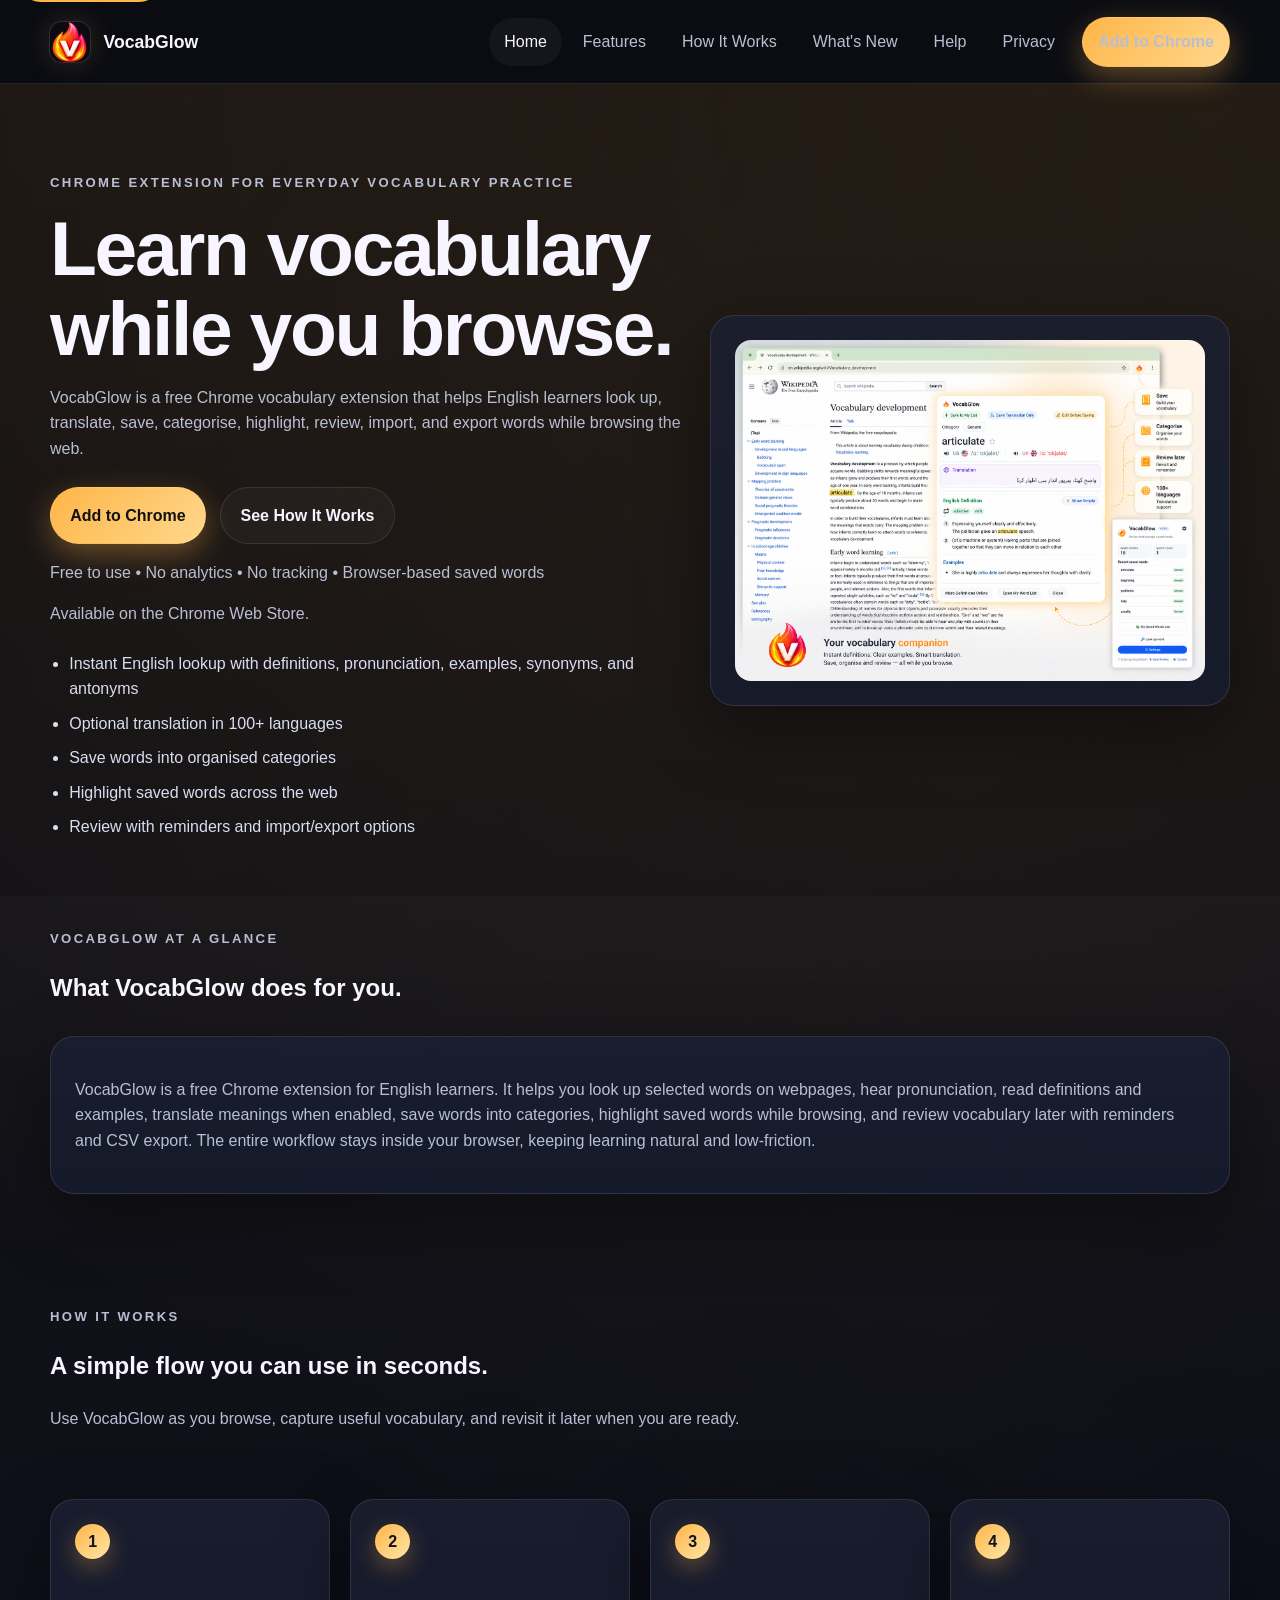
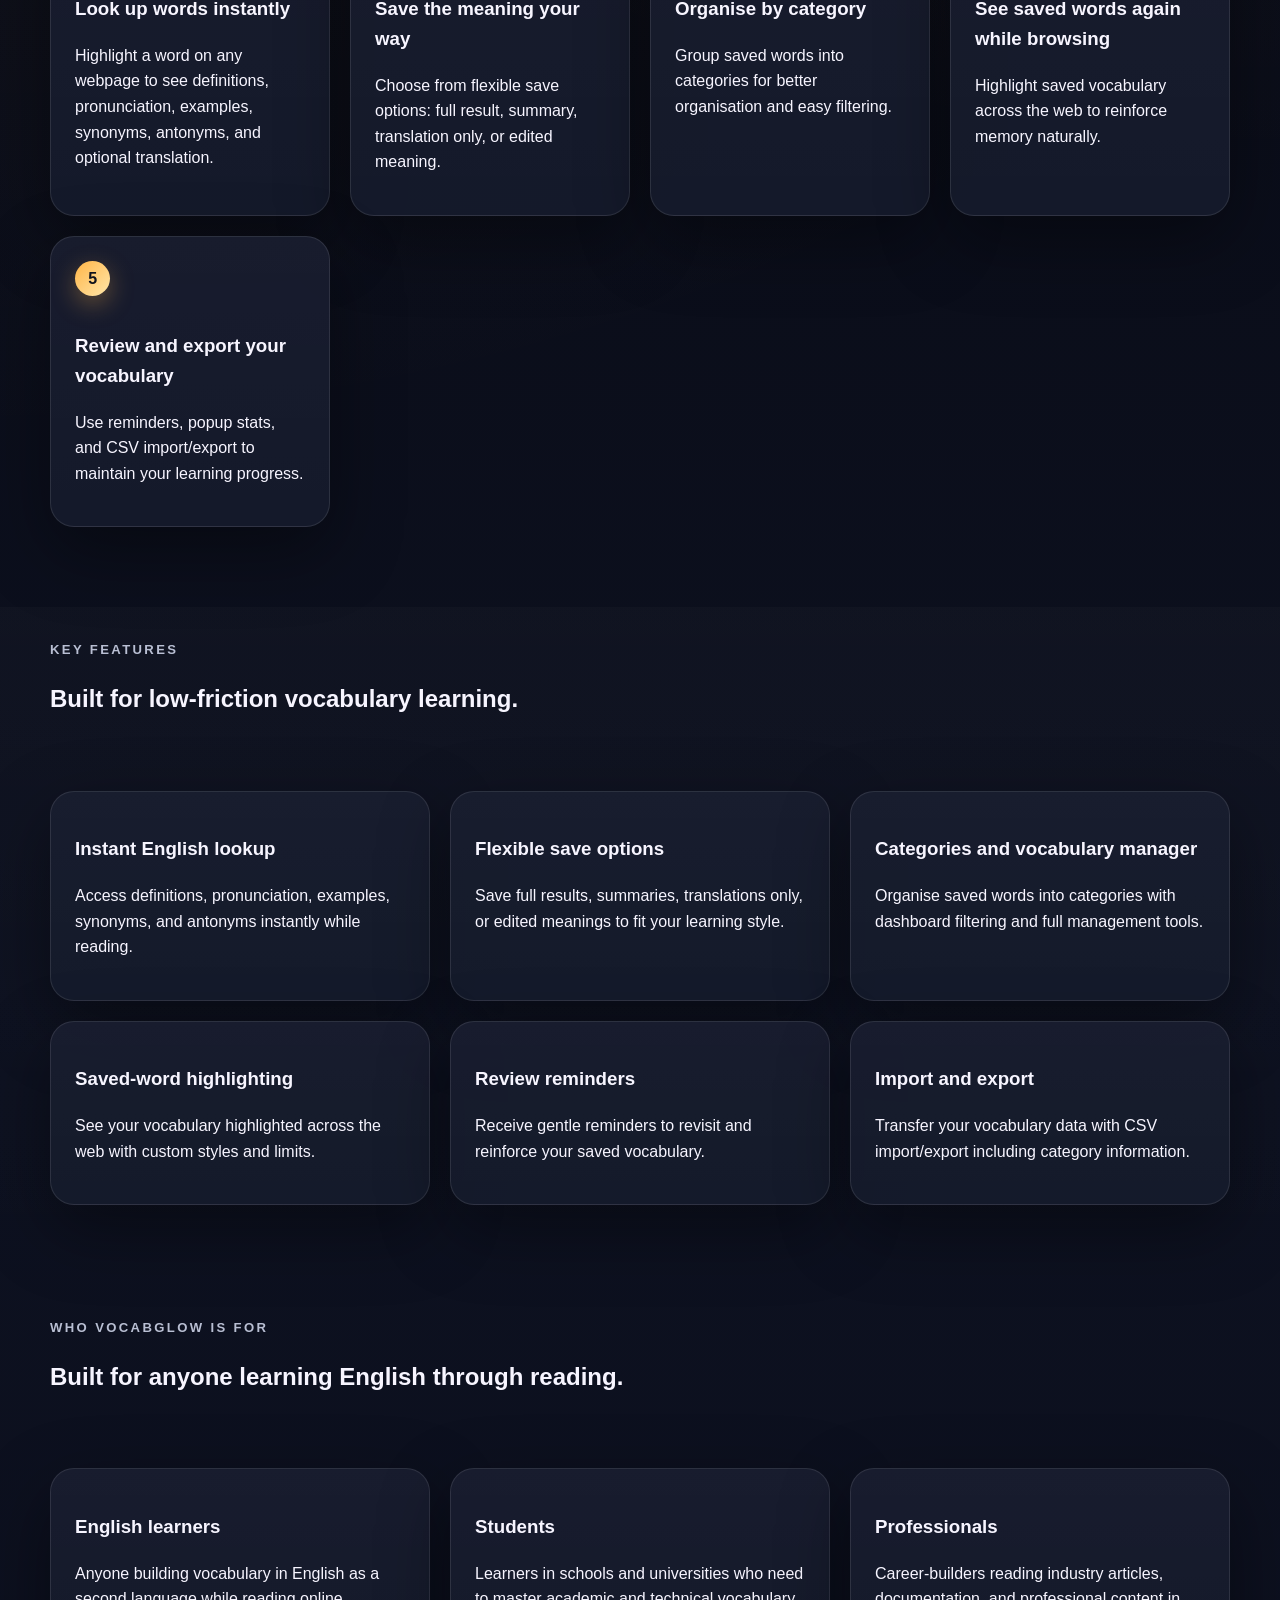
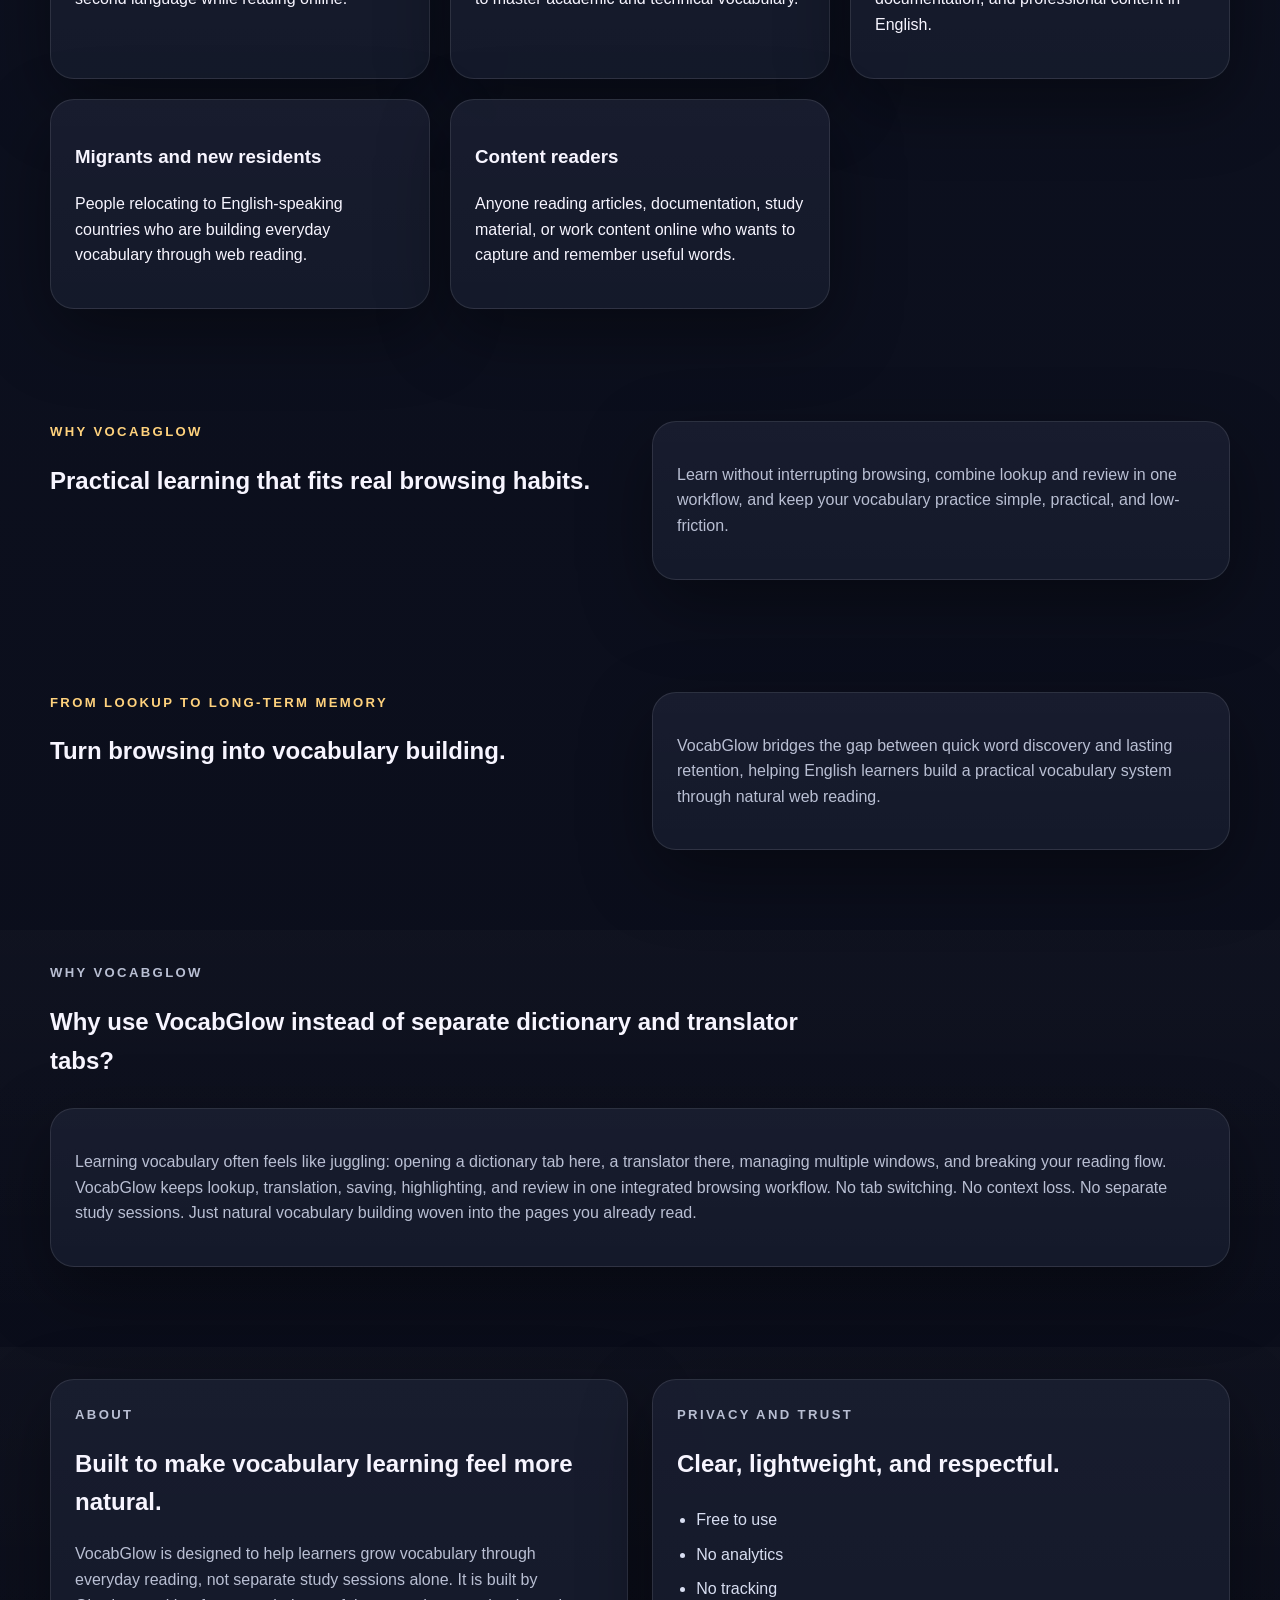
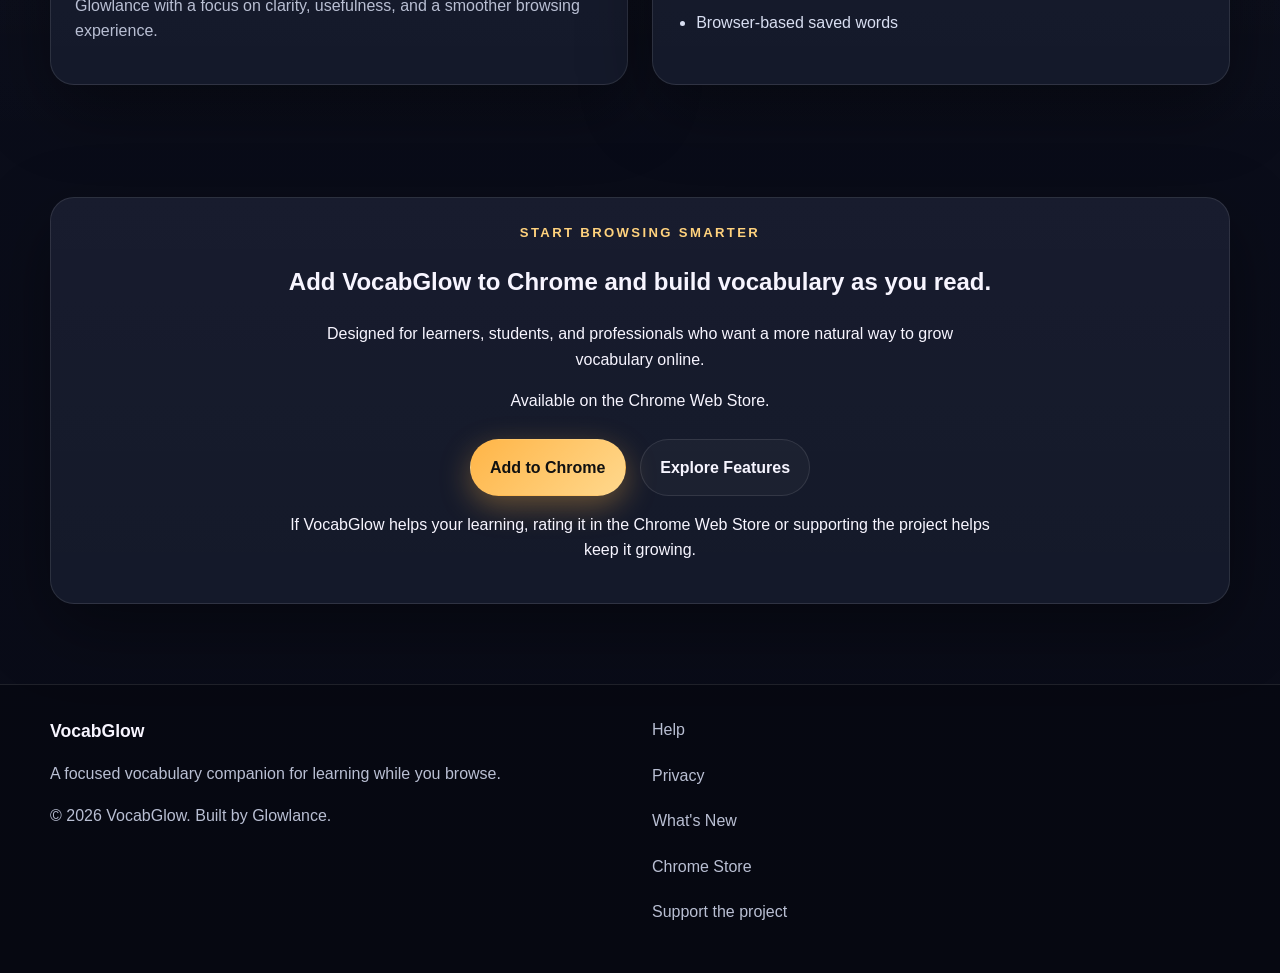
<file: index.html>
<!DOCTYPE html>
<html lang="en">
<head>
  <meta charset="UTF-8">
  <meta name="viewport" content="width=device-width, initial-scale=1.0">
  <title>VocabGlow | Free Chrome Vocabulary Extension for English Learners</title>
  <meta name="description" content="VocabGlow is a free Chrome vocabulary extension that helps English learners look up, translate, save, categorise, highlight, review, import, and export words while browsing.">
  <link rel="canonical" href="https://glowlance.online/">
  <meta property="og:type" content="website">
  <meta property="og:title" content="VocabGlow | Free Chrome Vocabulary Extension for English Learners">
  <meta property="og:description" content="VocabGlow is a free Chrome vocabulary extension that helps English learners look up, translate, save, categorise, highlight, review, import, and export words while browsing.">
  <meta property="og:url" content="https://glowlance.online/">
  <!-- TODO: Add assets/images/og-vocabglow-preview.png so social previews use the intended Open Graph image. -->
  <meta property="og:image" content="https://glowlance.online/assets/images/og-vocabglow-preview.png">
  <meta name="twitter:card" content="summary_large_image">
  <meta name="twitter:title" content="VocabGlow | Free Chrome Vocabulary Extension for English Learners">
  <meta name="twitter:description" content="VocabGlow is a free Chrome vocabulary extension that helps English learners look up, translate, save, categorise, highlight, review, import, and export words while browsing.">
  <meta name="twitter:image" content="https://glowlance.online/assets/images/og-vocabglow-preview.png">
  <link rel="icon" type="image/png" href="assets/images/vocabglow-icon.png">
  <link rel="stylesheet" href="assets/css/styles.css">
  <script type="application/ld+json">
  {
    "@context": "https://schema.org/",
    "@type": "SoftwareApplication",
    "name": "VocabGlow",
    "applicationCategory": "EducationalApplication",
    "operatingSystem": "Chrome",
    "description": "VocabGlow is a free Chrome vocabulary extension for English learners. It helps users look up selected words on webpages, hear pronunciation, read definitions and examples, translate meanings when enabled, save words into categories, highlight saved words while browsing, and review vocabulary later with reminders and CSV export.",
    "url": "https://glowlance.online/",
    "downloadUrl": "https://chromewebstore.google.com/detail/vocabglow-%E2%80%93-learn-words-a/imljijnchlopikoipiolikeoeolhlbgb",
    "offers": {
      "@type": "Offer",
      "price": "0",
      "priceCurrency": "USD"
    },
    "creator": {
      "@type": "Organization",
      "name": "Glowlance"
    },
    "featureList": [
      "Instant English lookup with definitions, pronunciation, examples, synonyms, and antonyms",
      "Optional translation in 100+ languages",
      "Save words into organised categories",
      "Highlight saved words across the web",
      "Review with reminders and import/export options",
      "CSV import and export for vocabulary management"
    ]
  }
  </script>
</head>
<body data-page="home">
  <div data-include="partials/header.html"></div>

  <main id="main-content">
    <!--
      Section Name: Homepage Hero
      Purpose: Introduces VocabGlow, explains the core value quickly, and drives visitors toward the main CTA.
      Content Belongs Here: Main headline, supporting paragraph, hero buttons, key benefit bullets, and the main product visual.
      Update When: The positioning message changes, the store CTA changes, or a better hero image/screenshot becomes available.
    -->
    <section class="hero">
      <div class="container hero-grid">
        <div class="hero-copy">
          <p class="eyebrow">Chrome Extension for Everyday Vocabulary Practice</p>
          <h1>Learn vocabulary while you browse.</h1>
          <p class="lead">VocabGlow is a free Chrome vocabulary extension that helps English learners look up, translate, save, categorise, highlight, review, import, and export words while browsing the web.</p>
          <!-- CTA Section Start: Homepage hero buttons. Update when the primary action or supporting link should change. -->
          <div class="button-row">
            <a class="button button-primary" href="https://chromewebstore.google.com/detail/vocabglow-%E2%80%93-learn-words-a/imljijnchlopikoipiolikeoeolhlbgb" target="_blank" rel="noopener noreferrer">Add to Chrome</a>
            <a class="button button-secondary" href="how-it-works.html">See How It Works</a>
          </div>
          <p class="trust-line">Free to use • No analytics • No tracking • Browser-based saved words</p>
          <p class="trust-line">Available on the Chrome Web Store.</p>
          <!-- CTA Section End -->
          <ul class="hero-points" aria-label="Key benefits">
            <li>Instant English lookup with definitions, pronunciation, examples, synonyms, and antonyms</li>
            <li>Optional translation in 100+ languages</li>
            <li>Save words into organised categories</li>
            <li>Highlight saved words across the web</li>
            <li>Review with reminders and import/export options</li>
          </ul>
        </div>
        <div class="hero-media panel">
          <!-- Screenshot Block Start: Homepage hero preview. Replace this image and caption when a polished product visual is ready. -->
          <img src="assets/images/vocabglow-hero.png" alt="VocabGlow Chrome extension showing an instant word lookup popup on a webpage with pronunciation, definitions, translation, and save options." width="720" height="520">
          <!-- p class="image-caption">Update this caption when the hero screenshot changes.</p -->
          <!-- Screenshot Block End -->
        </div>
      </div>
    </section>

    <!--
      Section Name: VocabGlow at a Glance
      Purpose: Summarizes what VocabGlow is and what it does in a clear, concise way.
      Content Belongs Here: High-level overview of the product and its core functions.
      Update When: The product positioning or core functions change.
    -->
    <section class="section section-alt">
      <div class="container">
        <div class="section-heading">
          <p class="eyebrow">VocabGlow at a Glance</p>
          <h2>What VocabGlow does for you.</h2>
        </div>
        <div class="panel text-panel">
          <p>VocabGlow is a free Chrome extension for English learners. It helps you look up selected words on webpages, hear pronunciation, read definitions and examples, translate meanings when enabled, save words into categories, highlight saved words while browsing, and review vocabulary later with reminders and CSV export. The entire workflow stays inside your browser, keeping learning natural and low-friction.</p>
        </div>
      </div>
    </section>

    <!--
      Section Name: How It Works Summary
      Purpose: Gives visitors a quick overview of the user journey before they click deeper into the full explanation page.
      Content Belongs Here: Short process intro and the four-step summary cards.
      Update When: The extension workflow changes or the step descriptions need to be simplified.
    -->
    <section class="section">
      <div class="container section-shell">
        <div class="section-heading">
          <p class="eyebrow">How It Works</p>
          <h2>A simple flow you can use in seconds.</h2>
          <p>Use VocabGlow as you browse, capture useful vocabulary, and revisit it later when you are ready.</p>
        </div>
        <div class="steps-grid">
          <article class="step-card card"><span class="step-number">1</span><h3>Look up words instantly</h3><p>Highlight a word on any webpage to see definitions, pronunciation, examples, synonyms, antonyms, and optional translation.</p></article>
          <article class="step-card card"><span class="step-number">2</span><h3>Save the meaning your way</h3><p>Choose from flexible save options: full result, summary, translation only, or edited meaning.</p></article>
          <article class="step-card card"><span class="step-number">3</span><h3>Organise by category</h3><p>Group saved words into categories for better organisation and easy filtering.</p></article>
          <article class="step-card card"><span class="step-number">4</span><h3>See saved words again while browsing</h3><p>Highlight saved vocabulary across the web to reinforce memory naturally.</p></article>
          <article class="step-card card"><span class="step-number">5</span><h3>Review and export your vocabulary</h3><p>Use reminders, popup stats, and CSV import/export to maintain your learning progress.</p></article>
        </div>
      </div>
    </section>

    <!--
      Section Name: Feature Highlights
      Purpose: Surfaces the most important product capabilities in a quick scan-friendly grid.
      Content Belongs Here: Short feature cards describing the core benefits visitors should notice first.
      Update When: A major feature is added, removed, renamed, or reprioritised for marketing.
    -->
    <section class="section section-alt">
      <div class="container section-shell">
        <div class="section-heading">
          <p class="eyebrow">Key Features</p>
          <h2>Built for low-friction vocabulary learning.</h2>
        </div>
        <!-- Feature Cards Start: Duplicate one card, update the heading and copy, and keep the most important features first. -->
        <div class="feature-grid">
          <article class="feature-card card"><h3>Instant English lookup</h3><p>Access definitions, pronunciation, examples, synonyms, and antonyms instantly while reading.</p></article>
          <article class="feature-card card"><h3>Flexible save options</h3><p>Save full results, summaries, translations only, or edited meanings to fit your learning style.</p></article>
          <article class="feature-card card"><h3>Categories and vocabulary manager</h3><p>Organise saved words into categories with dashboard filtering and full management tools.</p></article>
          <article class="feature-card card"><h3>Saved-word highlighting</h3><p>See your vocabulary highlighted across the web with custom styles and limits.</p></article>
          <article class="feature-card card"><h3>Review reminders</h3><p>Receive gentle reminders to revisit and reinforce your saved vocabulary.</p></article>
          <article class="feature-card card"><h3>Import and export</h3><p>Transfer your vocabulary data with CSV import/export including category information.</p></article>
        </div>
        <!-- Feature Cards End -->
      </div>
    </section>

    <!--
      Section Name: Who VocabGlow is For
      Purpose: Identifies and addresses the primary audience for the extension.
      Content Belongs Here: List of target users and brief description of each group.
      Update When: The target audience expands or shifts.
    -->
    <section class="section">
      <div class="container section-shell">
        <div class="section-heading">
          <p class="eyebrow">Who VocabGlow is For</p>
          <h2>Built for anyone learning English through reading.</h2>
        </div>
        <div class="feature-grid">
          <article class="feature-card card"><h3>English learners</h3><p>Anyone building vocabulary in English as a second language while reading online.</p></article>
          <article class="feature-card card"><h3>Students</h3><p>Learners in schools and universities who need to master academic and technical vocabulary.</p></article>
          <article class="feature-card card"><h3>Professionals</h3><p>Career-builders reading industry articles, documentation, and professional content in English.</p></article>
          <article class="feature-card card"><h3>Migrants and new residents</h3><p>People relocating to English-speaking countries who are building everyday vocabulary through web reading.</p></article>
          <article class="feature-card card"><h3>Content readers</h3><p>Anyone reading articles, documentation, study material, or work content online who wants to capture and remember useful words.</p></article>
        </div>
      </div>
    </section>

    <!--
      Section Name: Value Proposition
      Purpose: Reinforces why the extension matters in practical day-to-day use.
      Content Belongs Here: Short explanation of the learning benefit and the product's overall promise.
      Update When: The brand message changes or you want to refine the main value statement.
    -->
    <section class="section">
      <div class="container value-grid">
        <div>
          <p class="eyebrow">Why VocabGlow</p>
          <h2>Practical learning that fits real browsing habits.</h2>
        </div>
        <div class="panel text-panel">
          <p>Learn without interrupting browsing, combine lookup and review in one workflow, and keep your vocabulary practice simple, practical, and low-friction.</p>
        </div>
      </div>
    </section>

    <!--
      Section Name: From Lookup to Long-Term Memory
      Purpose: Emphasizes the complete learning journey from instant lookup to sustained retention.
      Content Belongs Here: Short headline and supporting paragraph.
      Update When: The core value message changes.
    -->
    <section class="section">
      <div class="container value-grid">
        <div>
          <p class="eyebrow">From Lookup to Long-Term Memory</p>
          <h2>Turn browsing into vocabulary building.</h2>
        </div>
        <div class="panel text-panel">
          <p>VocabGlow bridges the gap between quick word discovery and lasting retention, helping English learners build a practical vocabulary system through natural web reading.</p>
        </div>
      </div>
    </section>

    <!--
      Section Name: Why VocabGlow Instead of Separate Tabs
      Purpose: Explains the efficiency and workflow advantage of using VocabGlow vs. juggling separate dictionary and translator tabs.
      Content Belongs Here: Comparison of the traditional approach vs. VocabGlow's integrated solution.
      Update When: You want to highlight a new competitive advantage or workflow improvement.
    -->
    <section class="section section-alt">
      <div class="container">
        <div class="section-heading">
          <p class="eyebrow">Why VocabGlow</p>
          <h2>Why use VocabGlow instead of separate dictionary and translator tabs?</h2>
        </div>
        <div class="panel text-panel">
          <p>Learning vocabulary often feels like juggling: opening a dictionary tab here, a translator there, managing multiple windows, and breaking your reading flow. VocabGlow keeps lookup, translation, saving, highlighting, and review in one integrated browsing workflow. No tab switching. No context loss. No separate study sessions. Just natural vocabulary building woven into the pages you already read.</p>
        </div>
      </div>
    </section>

    <!--
      Section Name: Brand and Trust
      Purpose: Explains the product intent and reassures visitors about privacy and lightweight usage.
      Content Belongs Here: About copy, trust language, and the privacy-focused checklist.
      Update When: The company story changes, privacy positioning changes, or trust statements need to be updated.
    -->
    <section class="section section-alt">
      <div class="container two-column">
        <article class="panel text-panel">
          <p class="eyebrow">About</p>
          <h2>Built to make vocabulary learning feel more natural.</h2>
          <p>VocabGlow is designed to help learners grow vocabulary through everyday reading, not separate study sessions alone. It is built by Glowlance with a focus on clarity, usefulness, and a smoother browsing experience.</p>
        </article>
        <article class="panel text-panel trust-panel">
          <p class="eyebrow">Privacy and Trust</p>
          <h2>Clear, lightweight, and respectful.</h2>
          <ul class="check-list">
            <li>Free to use</li>
            <li>No analytics</li>
            <li>No tracking</li>
            <li>Browser-based saved words</li>
          </ul>
        </article>
      </div>
    </section>

    <!--
      Section Name: Final Call To Action
      Purpose: Gives visitors one clear next step after they finish reading the homepage.
      Content Belongs Here: Closing headline, short supporting copy, and the final CTA button pair.
      Update When: The main conversion goal changes, the CTA destinations change, or launch messaging is refreshed.
    -->
    <section class="section final-cta">
      <div class="container">
        <!-- CTA Section Start: Homepage closing CTA. Update the message and links when the primary conversion flow changes. -->
        <div class="cta-panel card">
          <p class="eyebrow">Start Browsing Smarter</p>
          <h2>Add VocabGlow to Chrome and build vocabulary as you read.</h2>
          <p>Designed for learners, students, and professionals who want a more natural way to grow vocabulary online.</p>
          <p>Available on the Chrome Web Store.</p>
          <div class="button-row">
            <a class="button button-primary" href="https://chromewebstore.google.com/detail/vocabglow-%E2%80%93-learn-words-a/imljijnchlopikoipiolikeoeolhlbgb" target="_blank" rel="noopener noreferrer">Add to Chrome</a>
            <a class="button button-secondary" href="features.html">Explore Features</a>
          </div>
          <p class="support-note">If VocabGlow helps your learning, rating it in the Chrome Web Store or supporting the project helps keep it growing.</p>
        </div>
        <!-- CTA Section End -->
      </div>
    </section>
  </main>

  <div data-include="partials/footer.html"></div>
  <script src="assets/js/main.js"></script>
</body>
</html>
</file>
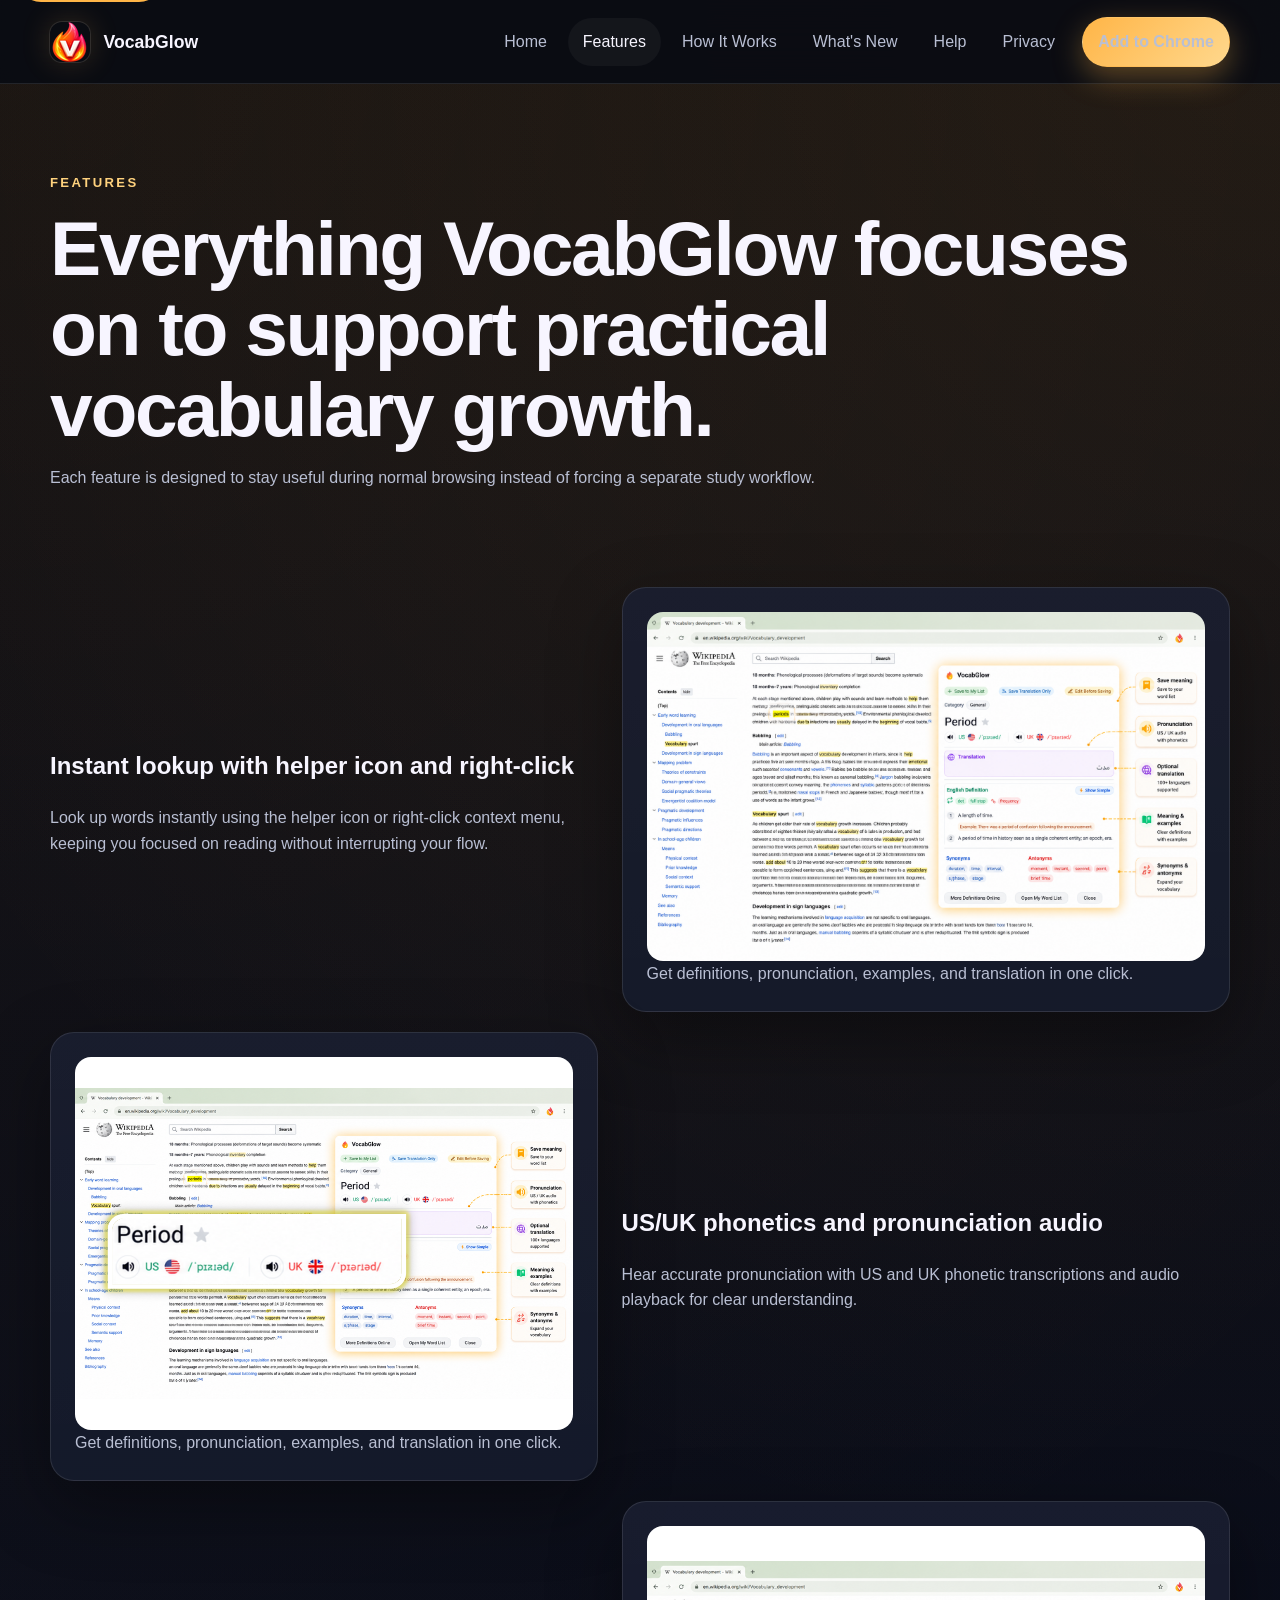
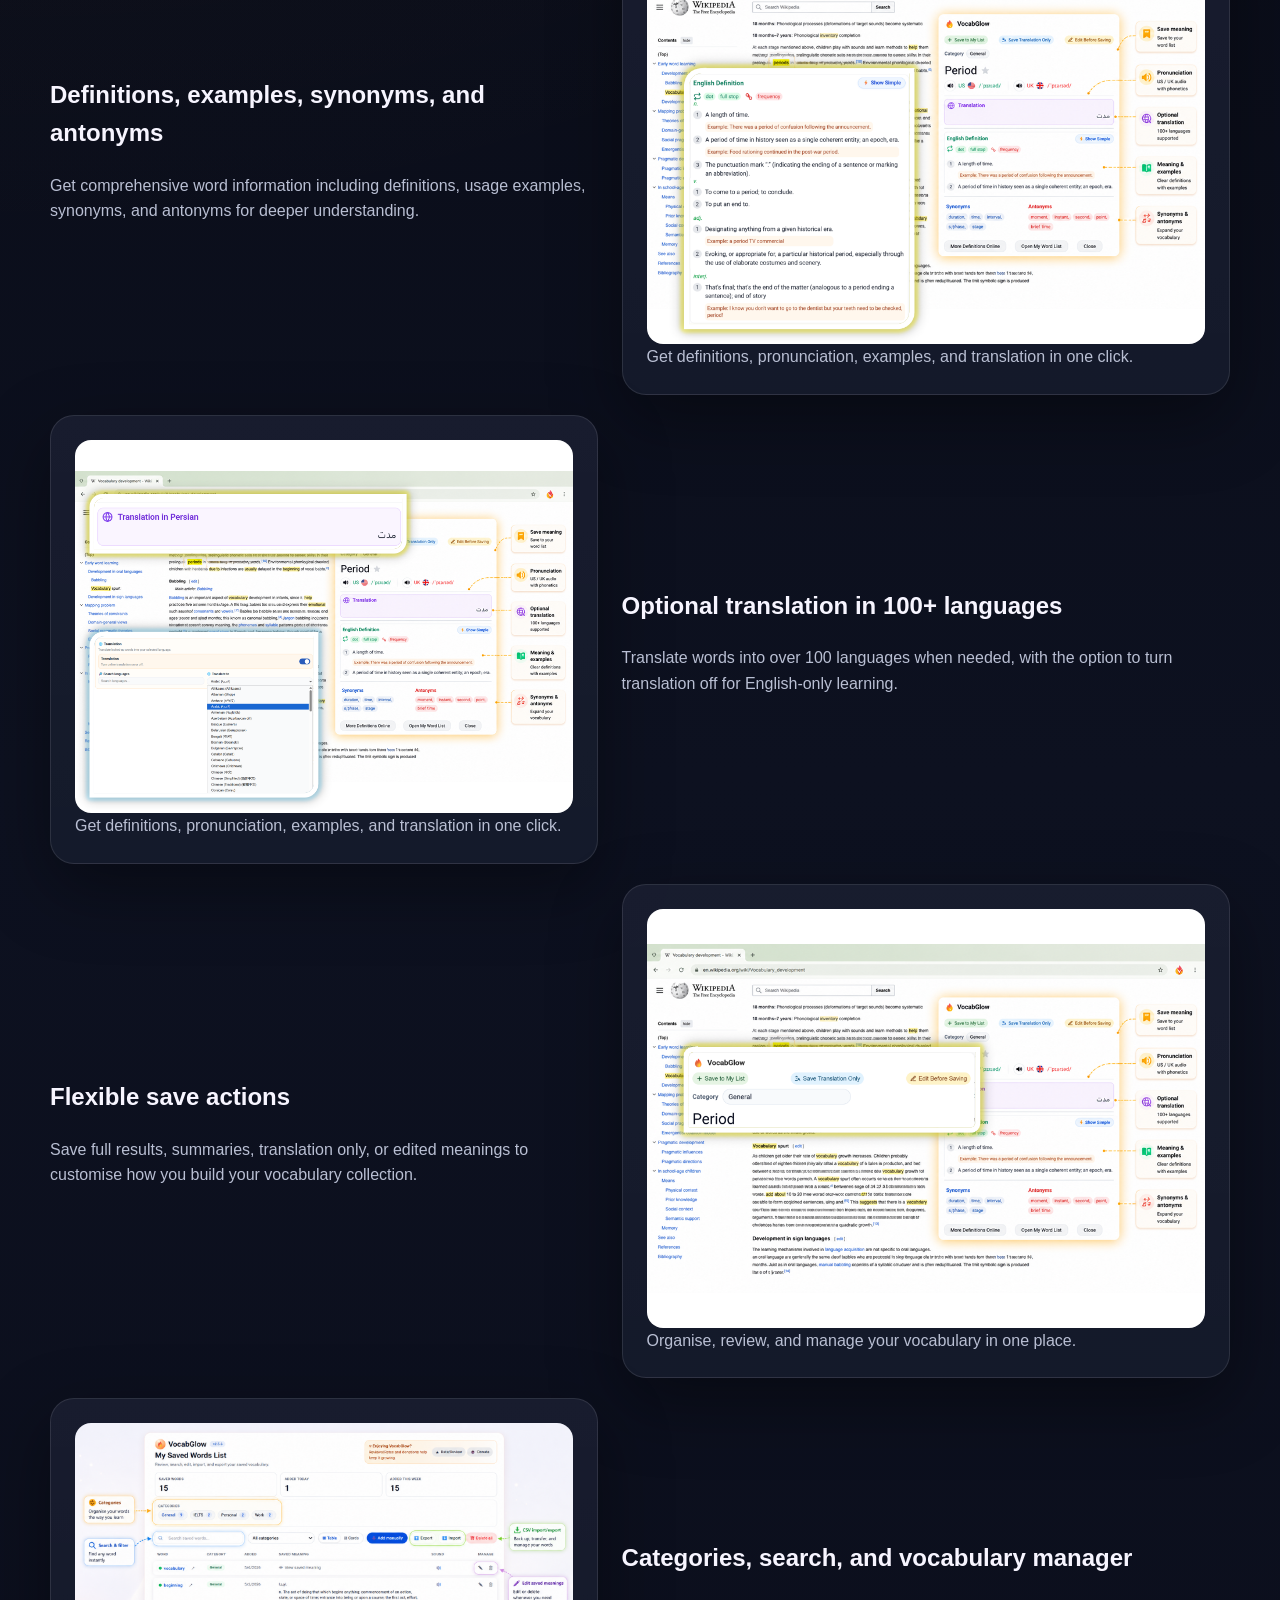
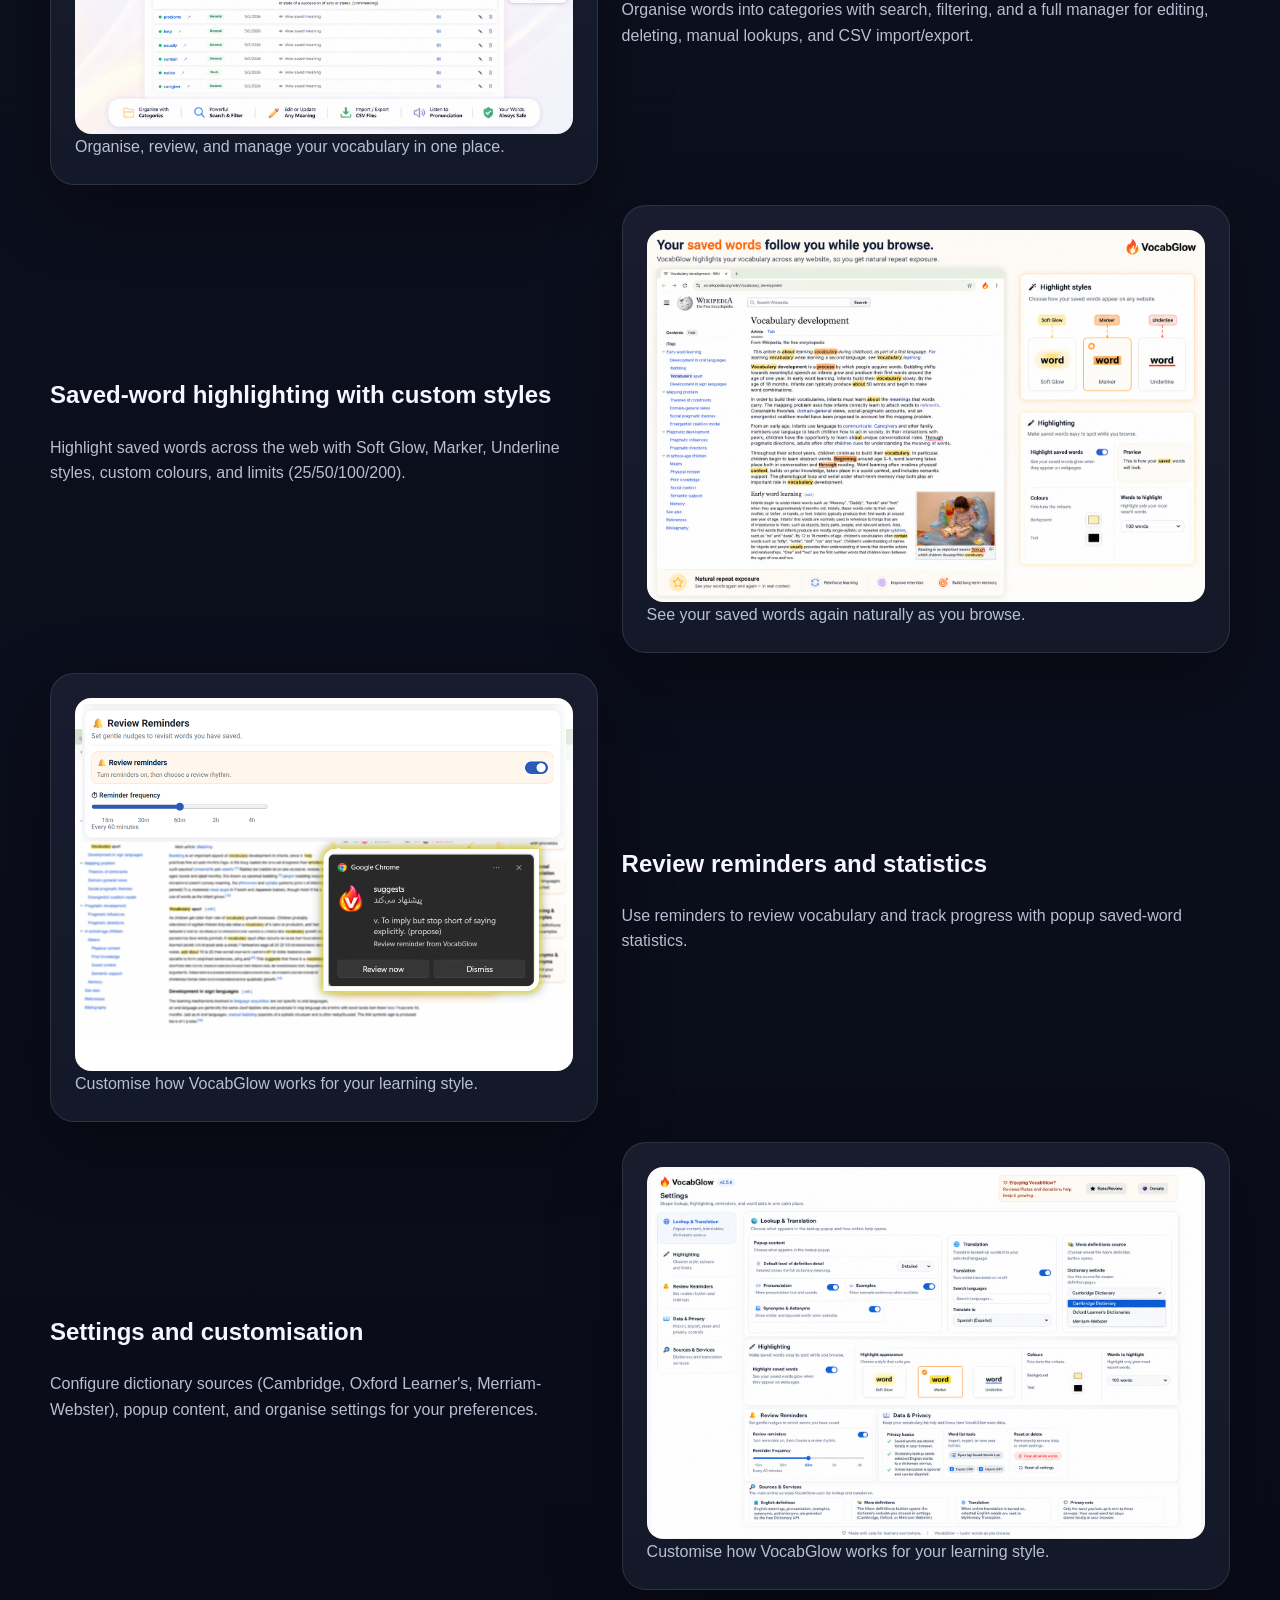
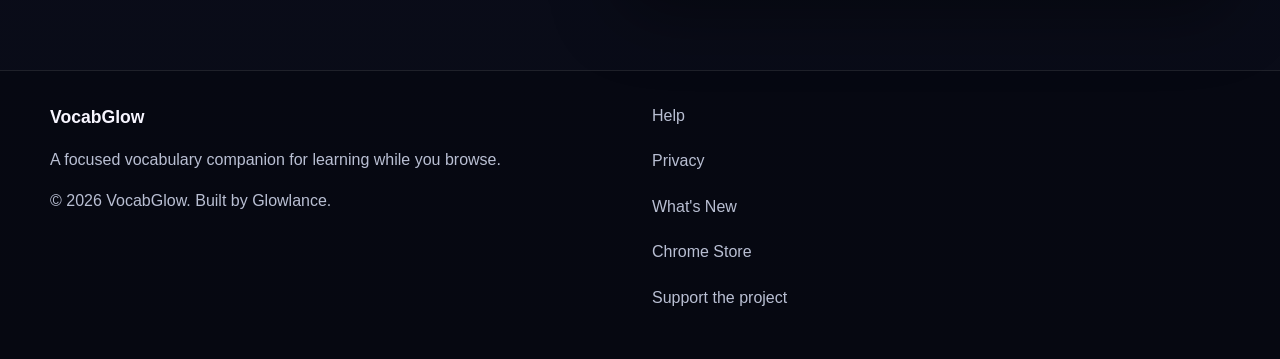
<file: features.html>
<!DOCTYPE html>
<html lang="en">
<head>
  <meta charset="UTF-8">
  <meta name="viewport" content="width=device-width, initial-scale=1.0">
  <title>VocabGlow Features | Dictionary Popup, Translation, Highlights & Review</title>
  <meta name="description" content="Discover VocabGlow features: instant dictionary popup with pronunciation, translation in 100+ languages, flexible saving, categories, web highlighting, review reminders, and CSV import/export.">
  <link rel="canonical" href="https://glowlance.online/features.html">
  <meta property="og:type" content="website">
  <meta property="og:title" content="VocabGlow Features | Dictionary Popup, Translation, Highlights & Review">
  <meta property="og:description" content="Discover VocabGlow features: instant dictionary popup with pronunciation, translation in 100+ languages, flexible saving, categories, web highlighting, review reminders, and CSV import/export.">
  <meta property="og:url" content="https://glowlance.online/features.html">
  <!-- TODO: Add assets/images/og-vocabglow-preview.png so social previews use the intended Open Graph image. -->
  <meta property="og:image" content="https://glowlance.online/assets/images/og-vocabglow-preview.png">
  <meta name="twitter:card" content="summary_large_image">
  <meta name="twitter:title" content="VocabGlow Features | Dictionary Popup, Translation, Highlights & Review">
  <meta name="twitter:description" content="Discover VocabGlow features: instant dictionary popup with pronunciation, translation in 100+ languages, flexible saving, categories, web highlighting, review reminders, and CSV import/export.">
  <meta name="twitter:image" content="https://glowlance.online/assets/images/og-vocabglow-preview.png">
  <link rel="icon" type="image/png" href="assets/images/vocabglow-icon.png">
  <link rel="stylesheet" href="assets/css/styles.css">
</head>
<body data-page="features">
  <div data-include="partials/header.html"></div>

  <main id="main-content">
    <!--
      Section Name: Features Page Hero
      Purpose: Introduces the features page and sets expectations for the detailed product capability list below.
      Content Belongs Here: Eyebrow, heading, and a short introduction to the feature overview.
      Update When: The overall product positioning changes or this page needs a different intro.
    -->
    <section class="page-hero">
      <div class="container">
        <p class="eyebrow">Features</p>
        <h1>Everything VocabGlow focuses on to support practical vocabulary growth.</h1>
        <p class="lead">Each feature is designed to stay useful during normal browsing instead of forcing a separate study workflow.</p>
      </div>
    </section>

    <!--
      Section Name: Feature Detail List
      Purpose: Explains each major feature with supporting copy and a matching screenshot block.
      Content Belongs Here: One feature detail article per major capability, including title, explanation, image, and caption.
      Update When: Features change, screenshots improve, wording needs clarification, or the feature order should be reprioritised.
    -->
    <section class="section">
      <div class="container feature-sections">
        <!-- Feature Cards Start: Copy an entire feature-detail article to add a new feature. Update the title, paragraph, image, alt text, and caption. -->
        <!-- Screenshot Blocks Start: Each figure below is the screenshot block for its matching feature. Swap the image and caption when better screenshots are available. -->
        <article class="feature-detail">
          <div class="feature-copy">
            <h2>Instant lookup with helper icon and right-click</h2>
            <p>Look up words instantly using the helper icon or right-click context menu, keeping you focused on reading without interrupting your flow.</p>
          </div>
          <figure class="panel screenshot-frame screenshot-block">
            <img src="assets/images/vocabglow-popup.png" alt="VocabGlow lookup popup displaying pronunciation, definitions, examples, synonyms, antonyms, translation, and save options directly on a webpage." width="960" height="640">
            <figcaption>Get definitions, pronunciation, examples, and translation in one click.</figcaption>
          </figure>
        </article>
        <article class="feature-detail">
          <div class="feature-copy">
            <h2>US/UK phonetics and pronunciation audio</h2>
            <p>Hear accurate pronunciation with US and UK phonetic transcriptions and audio playback for clear understanding.</p>
          </div>
          <figure class="panel screenshot-frame screenshot-block">
            <img src="assets/images/vocabglow-pronunciation.PNG" alt="VocabGlow lookup popup displaying pronunciation, definitions, examples, synonyms, antonyms, translation, and save options directly on a webpage." width="960" height="640">
            <figcaption>Get definitions, pronunciation, examples, and translation in one click.</figcaption>
          </figure>
        </article>
        <article class="feature-detail">
          <div class="feature-copy">
            <h2>Definitions, examples, synonyms, and antonyms</h2>
            <p>Get comprehensive word information including definitions, usage examples, synonyms, and antonyms for deeper understanding.</p>
          </div>
          <figure class="panel screenshot-frame screenshot-block">
            <img src="assets/images/vocabglow-definitions.PNG" alt="VocabGlow lookup popup displaying pronunciation, definitions, examples, synonyms, antonyms, translation, and save options directly on a webpage." width="960" height="640">
            <figcaption>Get definitions, pronunciation, examples, and translation in one click.</figcaption>
          </figure>
        </article>
        <article class="feature-detail">
          <div class="feature-copy">
            <h2>Optional translation in 100+ languages</h2>
            <p>Translate words into over 100 languages when needed, with the option to turn translation off for English-only learning.</p>
          </div>
          <figure class="panel screenshot-frame screenshot-block">
            <img src="assets/images/vocabglow-translation.PNG" alt="VocabGlow lookup popup displaying pronunciation, definitions, examples, synonyms, antonyms, translation, and save options directly on a webpage." width="960" height="640">
            <figcaption>Get definitions, pronunciation, examples, and translation in one click.</figcaption>
          </figure>
        </article>
        <article class="feature-detail">
          <div class="feature-copy">
            <h2>Flexible save actions</h2>
            <p>Save full results, summaries, translation only, or edited meanings to customise how you build your vocabulary collection.</p>
          </div>
          <figure class="panel screenshot-frame screenshot-block">
            <img src="assets/images/vocabglow-save-actions.PNG" alt="VocabGlow vocabulary manager showing saved words, categories, search, filtering, edit controls, pronunciation, and CSV import and export tools." width="960" height="640">
            <figcaption>Organise, review, and manage your vocabulary in one place.</figcaption>
          </figure>
        </article>
        <article class="feature-detail">
          <div class="feature-copy">
            <h2>Categories, search, and vocabulary manager</h2>
            <p>Organise words into categories with search, filtering, and a full manager for editing, deleting, manual lookups, and CSV import/export.</p>
          </div>
          <figure class="panel screenshot-frame screenshot-block">
            <img src="assets/images/vocabglow-full-list.png" alt="VocabGlow vocabulary manager showing saved words, categories, search, filtering, edit controls, pronunciation, and CSV import and export tools." width="960" height="640">
            <figcaption>Organise, review, and manage your vocabulary in one place.</figcaption>
          </figure>
        </article>
        <article class="feature-detail">
          <div class="feature-copy">
            <h2>Saved-word highlighting with custom styles</h2>
            <p>Highlight saved words across the web with Soft Glow, Marker, Underline styles, custom colours, and limits (25/50/100/200).</p>
          </div>
          <figure class="panel screenshot-frame screenshot-block">
            <img src="assets/images/vocabglow-highlight.png" alt="VocabGlow saved-word highlighting on a webpage showing soft glow, marker, and underline styles with custom highlight settings." width="960" height="640">
            <figcaption>See your saved words again naturally as you browse.</figcaption>
          </figure>
        </article>
        <article class="feature-detail">
          <div class="feature-copy">
            <h2>Review reminders and statistics</h2>
            <p>Use reminders to review vocabulary and track progress with popup saved-word statistics.</p>
          </div>
          <figure class="panel screenshot-frame screenshot-block">
            <img src="assets/images/vocabglow-reminders.PNG" alt="VocabGlow settings page showing lookup customisation, translation options, dictionary source selection, highlighting controls, reminders, and data tools." width="960" height="640">
            <figcaption>Customise how VocabGlow works for your learning style.</figcaption>
          </figure>
        </article>
        <article class="feature-detail">
          <div class="feature-copy">
            <h2>Settings and customisation</h2>
            <p>Configure dictionary sources (Cambridge, Oxford Learner's, Merriam-Webster), popup content, and organise settings for your preferences.</p>
          </div>
          <figure class="panel screenshot-frame screenshot-block">
            <img src="assets/images/vocabglow-options.png" alt="VocabGlow settings page showing lookup customisation, translation options, dictionary source selection, highlighting controls, reminders, and data tools." width="960" height="640">
            <figcaption>Customise how VocabGlow works for your learning style.</figcaption>
          </figure>
        </article>
        <!-- Screenshot Blocks End -->
        <!-- Feature Cards End -->
      </div>
    </section>
  </main>

  <div data-include="partials/footer.html"></div>
  <script src="assets/js/main.js"></script>
</body>
</html>
</file>
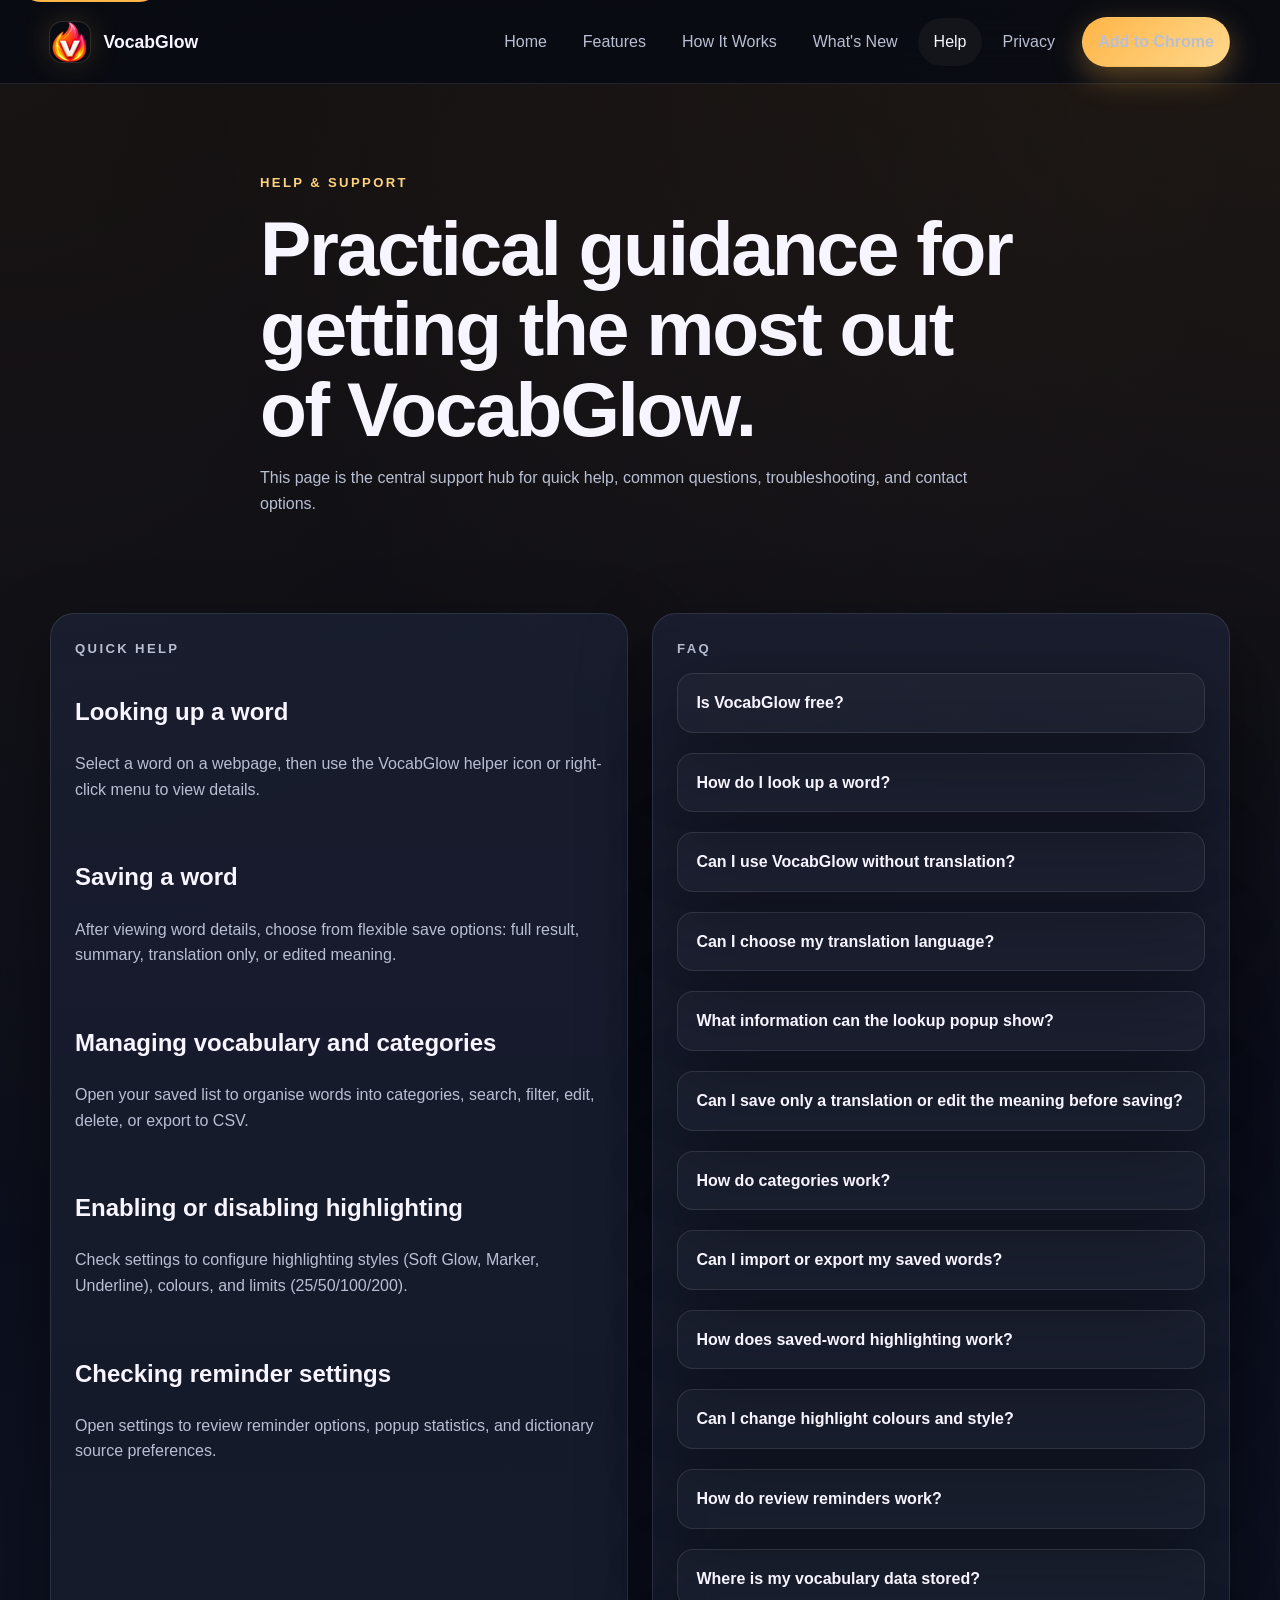
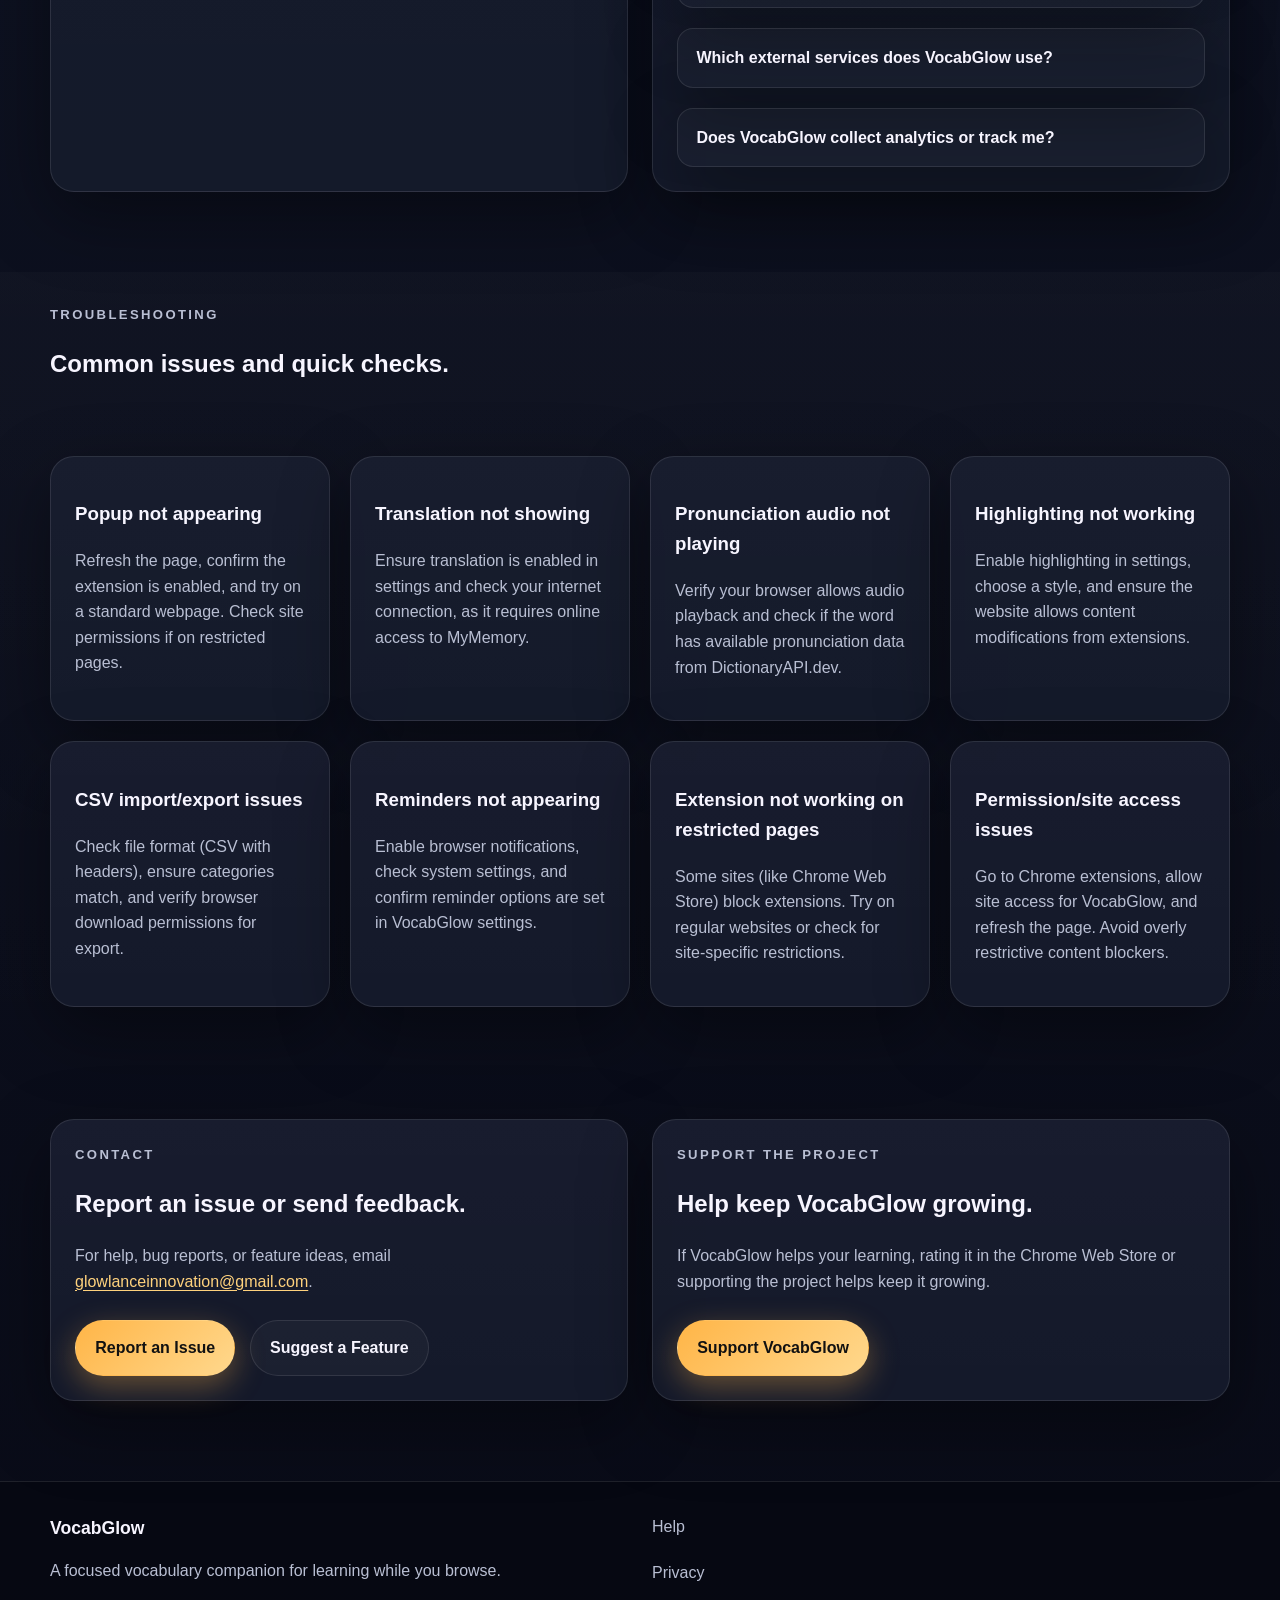
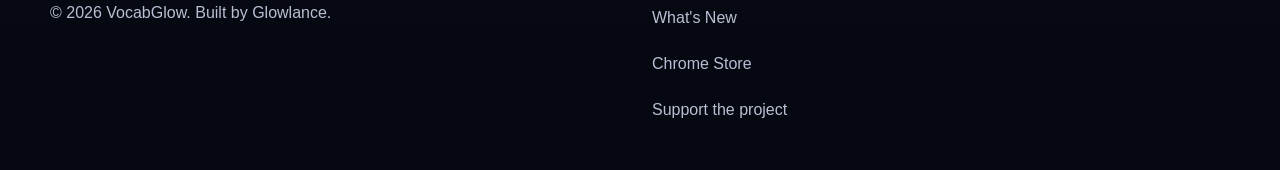
<file: help.html>
<!DOCTYPE html>
<html lang="en">
<head>
  <meta charset="UTF-8">
  <meta name="viewport" content="width=device-width, initial-scale=1.0">
  <title>VocabGlow Help & Support | FAQs, Troubleshooting, and Contact</title>
  <meta name="description" content="Find answers to common VocabGlow questions: free usage, word lookup, saving options, categories, highlighting, export, privacy, and troubleshooting tips.">
  <link rel="canonical" href="https://glowlance.online/help.html">
  <meta property="og:type" content="website">
  <meta property="og:title" content="VocabGlow Help & Support | FAQs, Troubleshooting, and Contact">
  <meta property="og:description" content="Find answers to common VocabGlow questions: free usage, word lookup, saving options, categories, highlighting, export, privacy, and troubleshooting tips.">
  <meta property="og:url" content="https://glowlance.online/help.html">
  <!-- TODO: Add assets/images/og-vocabglow-preview.png so social previews use the intended Open Graph image. -->
  <meta property="og:image" content="https://glowlance.online/assets/images/og-vocabglow-preview.png">
  <meta name="twitter:card" content="summary_large_image">
  <meta name="twitter:title" content="VocabGlow Help & Support | FAQs, Troubleshooting, and Contact">
  <meta name="twitter:description" content="Find answers to common VocabGlow questions: free usage, word lookup, saving options, categories, highlighting, export, privacy, and troubleshooting tips.">
  <meta name="twitter:image" content="https://glowlance.online/assets/images/og-vocabglow-preview.png">
  <link rel="icon" type="image/png" href="assets/images/vocabglow-icon.png">
  <link rel="stylesheet" href="assets/css/styles.css">
  <script type="application/ld+json">
  {
    "@context": "https://schema.org",
    "@type": "FAQPage",
    "mainEntity": [
      {
        "@type": "Question",
        "name": "Is VocabGlow free?",
        "acceptedAnswer": {
          "@type": "Answer",
          "text": "Yes, VocabGlow is completely free to use with no hidden costs or premium features."
        }
      },
      {
        "@type": "Question",
        "name": "How do I look up a word?",
        "acceptedAnswer": {
          "@type": "Answer",
          "text": "Select a word on the page, then use the VocabGlow helper icon or right-click context menu to open the lookup popup."
        }
      },
      {
        "@type": "Question",
        "name": "Can I use VocabGlow without translation?",
        "acceptedAnswer": {
          "@type": "Answer",
          "text": "Yes, translation is optional. You can disable it in settings and focus on English definitions, pronunciation, examples, synonyms, and antonyms."
        }
      },
      {
        "@type": "Question",
        "name": "Can I choose my translation language?",
        "acceptedAnswer": {
          "@type": "Answer",
          "text": "Yes, VocabGlow supports translation into over 100 languages. Select your preferred language in the extension settings."
        }
      },
      {
        "@type": "Question",
        "name": "What information can the lookup popup show?",
        "acceptedAnswer": {
          "@type": "Answer",
          "text": "The popup can display definitions, pronunciation (US/UK), audio, examples, synonyms, antonyms, and optional translation, depending on your settings."
        }
      },
      {
        "@type": "Question",
        "name": "Can I save only a translation or edit the meaning before saving?",
        "acceptedAnswer": {
          "@type": "Answer",
          "text": "Yes, choose from flexible save options: full result, summary, translation only, or edit the meaning before saving to your vocabulary list."
        }
      },
      {
        "@type": "Question",
        "name": "How do categories work?",
        "acceptedAnswer": {
          "@type": "Answer",
          "text": "Organise saved words into custom categories for better management. Use the category dashboard to filter and view words by topic."
        }
      },
      {
        "@type": "Question",
        "name": "Can I import or export my saved words?",
        "acceptedAnswer": {
          "@type": "Answer",
          "text": "Yes, import/export your vocabulary data as CSV files, including category information, through the vocabulary manager."
        }
      },
      {
        "@type": "Question",
        "name": "How does saved-word highlighting work?",
        "acceptedAnswer": {
          "@type": "Answer",
          "text": "Highlighting shows saved words on web pages with styles like Soft Glow, Marker, Underline, custom colours, and limits (25/50/100/200 words)."
        }
      },
      {
        "@type": "Question",
        "name": "Can I change highlight colours and style?",
        "acceptedAnswer": {
          "@type": "Answer",
          "text": "Yes, customise highlighting in settings: choose from Soft Glow, Marker, Underline styles, pick colours, and set word limits."
        }
      },
      {
        "@type": "Question",
        "name": "How do review reminders work?",
        "acceptedAnswer": {
          "@type": "Answer",
          "text": "Reminders notify you to review saved vocabulary based on your settings. Enable browser notifications for best results."
        }
      },
      {
        "@type": "Question",
        "name": "Where is my vocabulary data stored?",
        "acceptedAnswer": {
          "@type": "Answer",
          "text": "Your data is stored locally in Chrome extension storage, keeping it private and accessible only on your device."
        }
      },
      {
        "@type": "Question",
        "name": "Which external services does VocabGlow use?",
        "acceptedAnswer": {
          "@type": "Answer",
          "text": "DictionaryAPI.dev for English definitions and related content; MyMemory for optional translations (can be disabled)."
        }
      },
      {
        "@type": "Question",
        "name": "Does VocabGlow collect analytics or track me?",
        "acceptedAnswer": {
          "@type": "Answer",
          "text": "No, VocabGlow does not collect analytics, track users, or share personal data. All processing is local or via trusted APIs for lookups."
        }
      }
    ]
  }
  </script>
</head>
<body data-page="help">
  <div data-include="partials/header.html"></div>

  <main id="main-content">
    <!--
      Section Name: Help Page Hero
      Purpose: Introduces the support page and explains what kind of guidance is available below.
      Content Belongs Here: Eyebrow, heading, and a short summary of the support content.
      Update When: The page purpose changes or you want to refresh the support messaging.
    -->
    <section class="page-hero">
      <div class="container narrow-copy">
        <p class="eyebrow">Help &amp; Support</p>
        <h1>Practical guidance for getting the most out of VocabGlow.</h1>
        <p class="lead">This page is the central support hub for quick help, common questions, troubleshooting, and contact options.</p>
      </div>
    </section>

    <!--
      Section Name: Quick Help and FAQ
      Purpose: Gives visitors immediate help instructions and expandable answers to common questions.
      Content Belongs Here: Quick-help guidance on the left and FAQ accordion items on the right.
      Update When: Common support questions change, instructions become outdated, or new recurring issues appear.
    -->
    <section class="section">
      <div class="container help-grid">
        <article class="panel text-panel">
          <p class="eyebrow">Quick Help</p>
          <div class="support-list">
            <div><h2>Looking up a word</h2><p>Select a word on a webpage, then use the VocabGlow helper icon or right-click menu to view details.</p></div>
            <div><h2>Saving a word</h2><p>After viewing word details, choose from flexible save options: full result, summary, translation only, or edited meaning.</p></div>
            <div><h2>Managing vocabulary and categories</h2><p>Open your saved list to organise words into categories, search, filter, edit, delete, or export to CSV.</p></div>
            <div><h2>Enabling or disabling highlighting</h2><p>Check settings to configure highlighting styles (Soft Glow, Marker, Underline), colours, and limits (25/50/100/200).</p></div>
            <div><h2>Checking reminder settings</h2><p>Open settings to review reminder options, popup statistics, and dictionary source preferences.</p></div>
          </div>
        </article>
        <article class="panel text-panel">
          <p class="eyebrow">FAQ</p>
          <!-- FAQ Items Start: Copy one full details block to add a new FAQ. Update the question in summary and the answer in the paragraph below it. -->
          <div class="faq-list" data-faq-list>
            <details class="faq-item">
              <summary>Is VocabGlow free?</summary>
              <p>Yes, VocabGlow is completely free to use with no hidden costs or premium features.</p>
            </details>
            <details class="faq-item">
              <summary>How do I look up a word?</summary>
              <p>Select a word on the page, then use the VocabGlow helper icon or right-click context menu to open the lookup popup.</p>
            </details>
            <details class="faq-item">
              <summary>Can I use VocabGlow without translation?</summary>
              <p>Yes, translation is optional. You can disable it in settings and focus on English definitions, pronunciation, examples, synonyms, and antonyms.</p>
            </details>
            <details class="faq-item">
              <summary>Can I choose my translation language?</summary>
              <p>Yes, VocabGlow supports translation into over 100 languages. Select your preferred language in the extension settings.</p>
            </details>
            <details class="faq-item">
              <summary>What information can the lookup popup show?</summary>
              <p>The popup can display definitions, pronunciation (US/UK), audio, examples, synonyms, antonyms, and optional translation, depending on your settings.</p>
            </details>
            <details class="faq-item">
              <summary>Can I save only a translation or edit the meaning before saving?</summary>
              <p>Yes, choose from flexible save options: full result, summary, translation only, or edit the meaning before saving to your vocabulary list.</p>
            </details>
            <details class="faq-item">
              <summary>How do categories work?</summary>
              <p>Organise saved words into custom categories for better management. Use the category dashboard to filter and view words by topic.</p>
            </details>
            <details class="faq-item">
              <summary>Can I import or export my saved words?</summary>
              <p>Yes, import/export your vocabulary data as CSV files, including category information, through the vocabulary manager.</p>
            </details>
            <details class="faq-item">
              <summary>How does saved-word highlighting work?</summary>
              <p>Highlighting shows saved words on web pages with styles like Soft Glow, Marker, Underline, custom colours, and limits (25/50/100/200 words).</p>
            </details>
            <details class="faq-item">
              <summary>Can I change highlight colours and style?</summary>
              <p>Yes, customise highlighting in settings: choose from Soft Glow, Marker, Underline styles, pick colours, and set word limits.</p>
            </details>
            <details class="faq-item">
              <summary>How do review reminders work?</summary>
              <p>Reminders notify you to review saved vocabulary based on your settings. Enable browser notifications for best results.</p>
            </details>
            <details class="faq-item">
              <summary>Where is my vocabulary data stored?</summary>
              <p>Your data is stored locally in Chrome extension storage, keeping it private and accessible only on your device.</p>
            </details>
            <details class="faq-item">
              <summary>Which external services does VocabGlow use?</summary>
              <p>DictionaryAPI.dev for English definitions and related content; MyMemory for optional translations (can be disabled).</p>
            </details>
            <details class="faq-item">
              <summary>Does VocabGlow collect analytics or track me?</summary>
              <p>No, VocabGlow does not collect analytics, track users, or share personal data. All processing is local or via trusted APIs for lookups.</p>
            </details>
          </div>
          <!-- FAQ Items End -->
        </article>
      </div>
    </section>

    <!--
      Section Name: Troubleshooting Cards
      Purpose: Gives quick problem-solution pointers for the most common support issues.
      Content Belongs Here: Short troubleshooting cards for typical extension problems.
      Update When: New common issues appear or the recommended checks change.
    -->
    <section class="section section-alt">
      <div class="container section-shell">
        <div class="section-heading">
          <p class="eyebrow">Troubleshooting</p>
          <h2>Common issues and quick checks.</h2>
        </div>
        <div class="troubleshooting-grid">
          <article class="support-card card"><h3>Popup not appearing</h3><p>Refresh the page, confirm the extension is enabled, and try on a standard webpage. Check site permissions if on restricted pages.</p></article>
          <article class="support-card card"><h3>Translation not showing</h3><p>Ensure translation is enabled in settings and check your internet connection, as it requires online access to MyMemory.</p></article>
          <article class="support-card card"><h3>Pronunciation audio not playing</h3><p>Verify your browser allows audio playback and check if the word has available pronunciation data from DictionaryAPI.dev.</p></article>
          <article class="support-card card"><h3>Highlighting not working</h3><p>Enable highlighting in settings, choose a style, and ensure the website allows content modifications from extensions.</p></article>
          <article class="support-card card"><h3>CSV import/export issues</h3><p>Check file format (CSV with headers), ensure categories match, and verify browser download permissions for export.</p></article>
          <article class="support-card card"><h3>Reminders not appearing</h3><p>Enable browser notifications, check system settings, and confirm reminder options are set in VocabGlow settings.</p></article>
          <article class="support-card card"><h3>Extension not working on restricted pages</h3><p>Some sites (like Chrome Web Store) block extensions. Try on regular websites or check for site-specific restrictions.</p></article>
          <article class="support-card card"><h3>Permission/site access issues</h3><p>Go to Chrome extensions, allow site access for VocabGlow, and refresh the page. Avoid overly restrictive content blockers.</p></article>
        </div>
      </div>
    </section>

    <!--
      Section Name: Contact and Support CTA
      Purpose: Gives visitors a clear path to report issues, suggest features, or support the project.
      Content Belongs Here: Contact email, issue/report buttons, and project support CTA.
      Update When: Contact details change, support options change, or the CTA messaging needs refreshing.
    -->
    <section class="section">
      <div class="container two-column">
        <!-- CTA Section Start: Contact actions. Update the email address and mailto subjects when support workflows change. -->
        <article class="panel text-panel">
          <p class="eyebrow">Contact</p>
          <h2>Report an issue or send feedback.</h2>
          <p>For help, bug reports, or feature ideas, email <a class="inline-link" href="mailto:glowlanceinnovation@gmail.com">glowlanceinnovation@gmail.com</a>.</p>
          <div class="button-row">
            <a class="button button-primary" href="mailto:glowlanceinnovation@gmail.com?subject=VocabGlow%20Issue%20Report">Report an Issue</a>
            <a class="button button-secondary" href="mailto:glowlanceinnovation@gmail.com?subject=VocabGlow%20Feature%20Suggestion">Suggest a Feature</a>
          </div>
        </article>
        <!-- CTA Section End -->

        <!-- CTA Section Start: Project support block. Update when the donation link or support message changes. -->
        <article class="panel text-panel">
          <p class="eyebrow">Support the Project</p>
          <h2>Help keep VocabGlow growing.</h2>
          <p>If VocabGlow helps your learning, rating it in the Chrome Web Store or supporting the project helps keep it growing.</p>
          <div class="button-row">
            <a class="button button-primary" href="https://www.paypal.com/donate/?hosted_button_id=MTVGNXANCMYYC" target="_blank" rel="noopener noreferrer">Support VocabGlow</a>
          </div>
        </article>
        <!-- CTA Section End -->
      </div>
    </section>
  </main>

  <div data-include="partials/footer.html"></div>
  <script src="assets/js/main.js"></script>
</body>
</html>
</file>
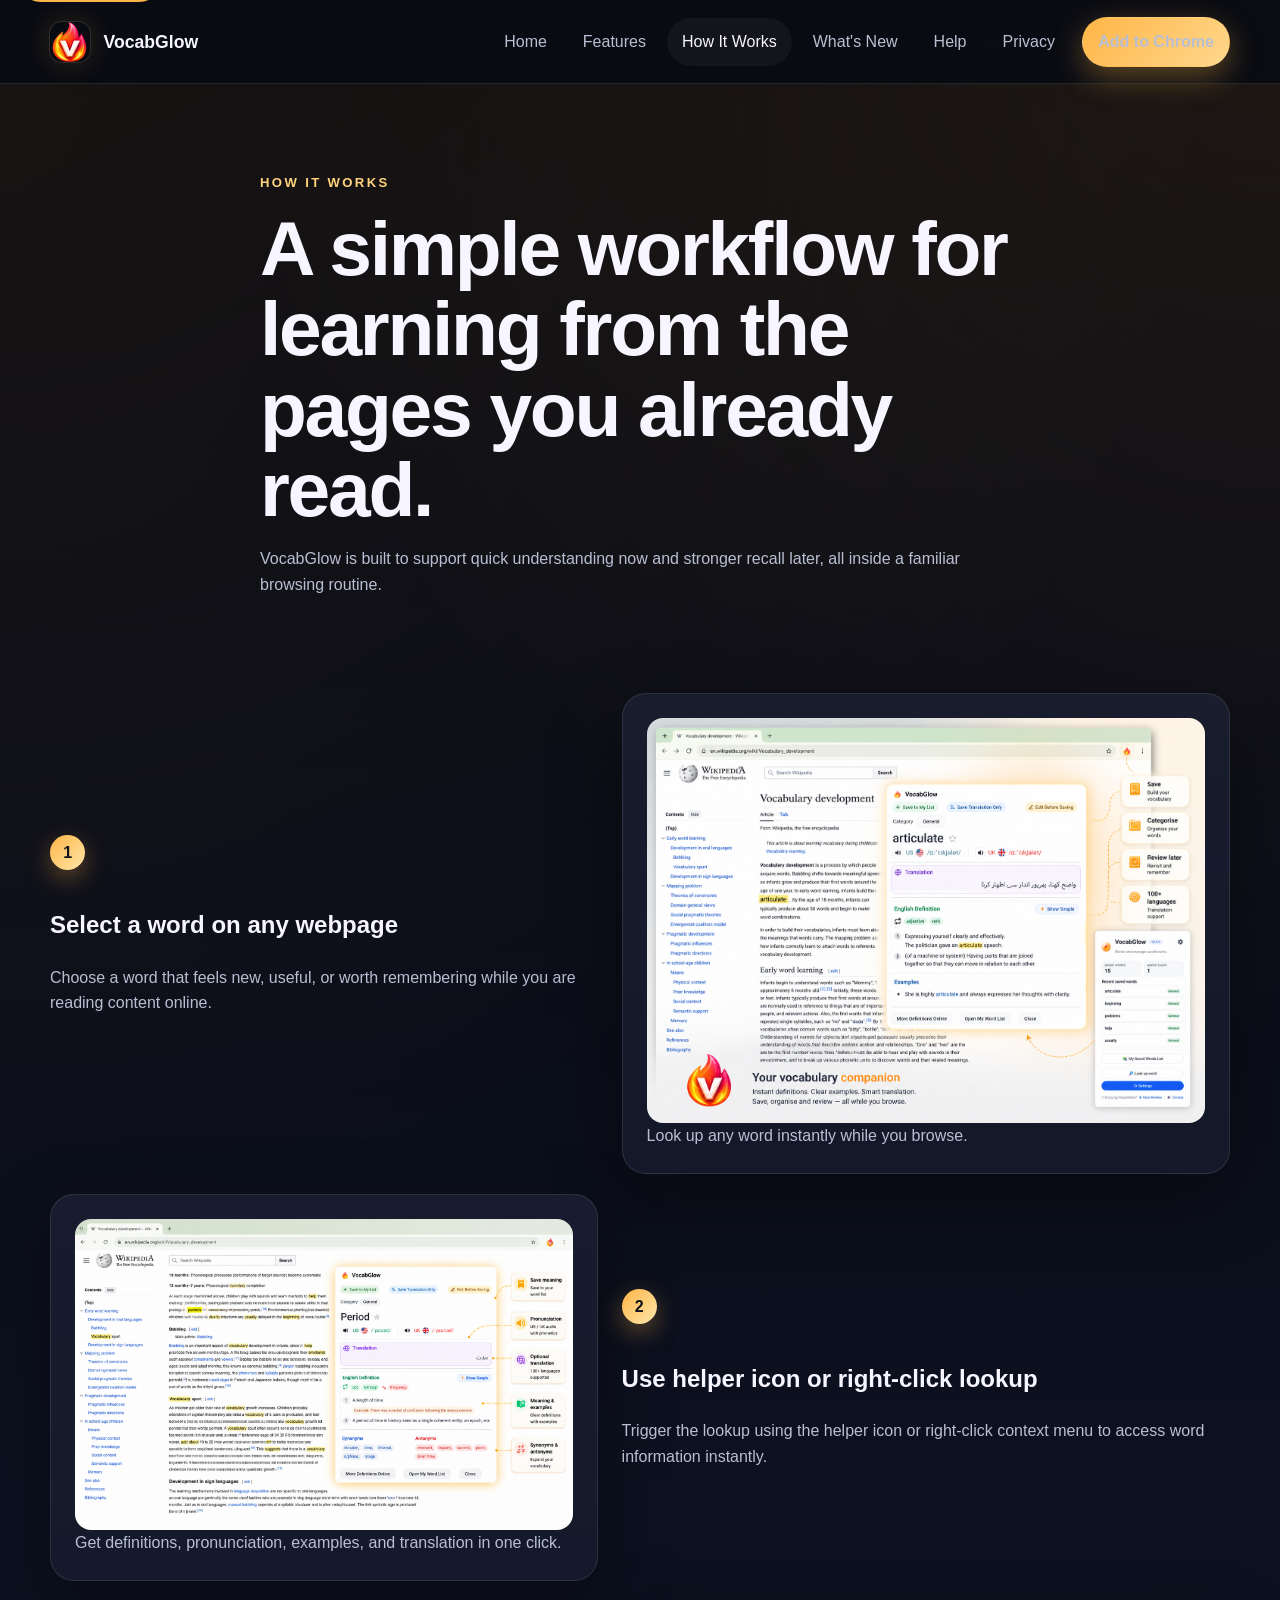
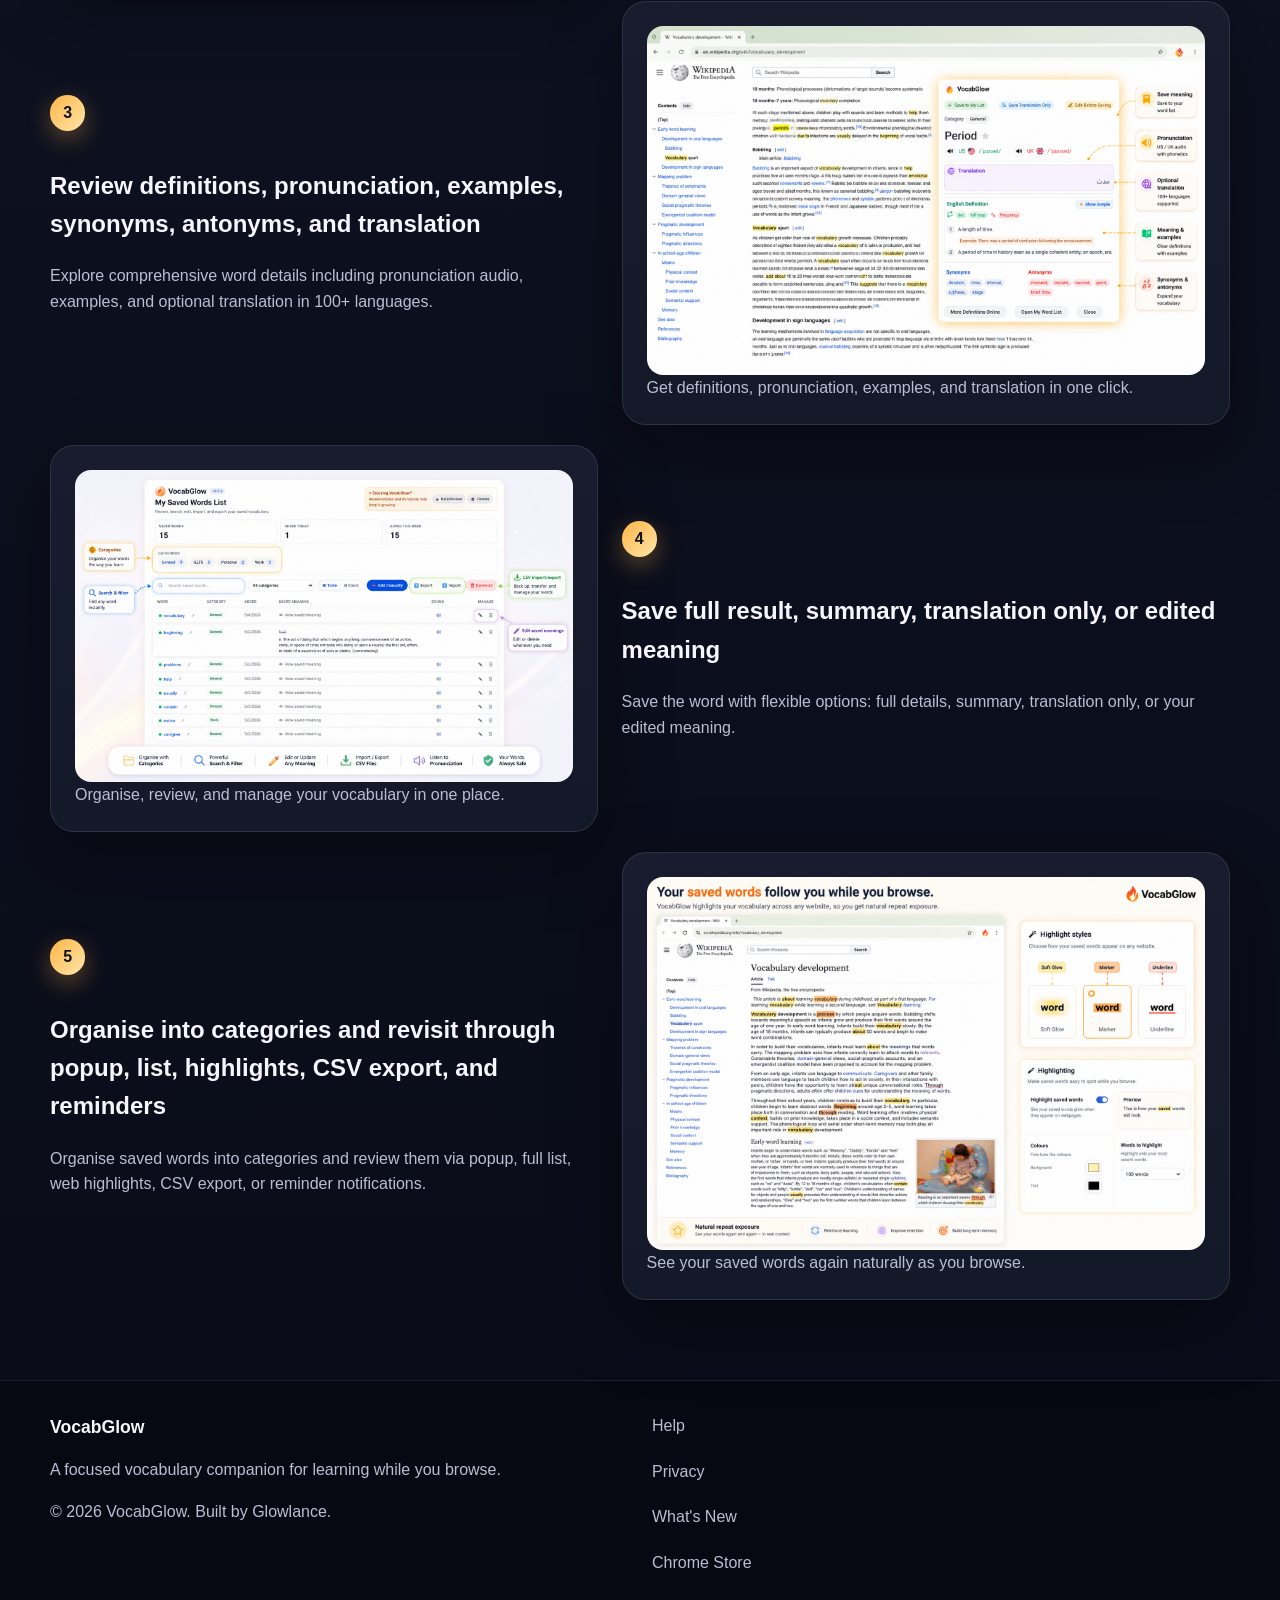
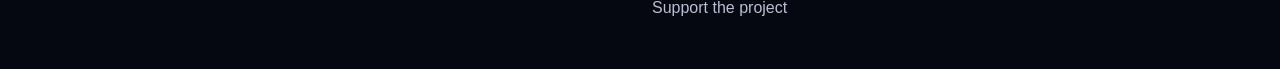
<file: how-it-works.html>
<!DOCTYPE html>
<html lang="en">
<head>
  <meta charset="UTF-8">
  <meta name="viewport" content="width=device-width, initial-scale=1.0">
  <title>VocabGlow How It Works | Step-by-Step Vocabulary Learning Guide</title>
  <meta name="description" content="Learn how VocabGlow works: select words, access instant dictionary popup, save flexibly, organise by categories, highlight on web, and review with reminders.">
  <link rel="canonical" href="https://glowlance.online/how-it-works.html">
  <meta property="og:type" content="website">
  <meta property="og:title" content="VocabGlow How It Works | Step-by-Step Vocabulary Learning Guide">
  <meta property="og:description" content="Learn how VocabGlow works: select words, access instant dictionary popup, save flexibly, organise by categories, highlight on web, and review with reminders.">
  <meta property="og:url" content="https://glowlance.online/how-it-works.html">
  <!-- TODO: Add assets/images/og-vocabglow-preview.png so social previews use the intended Open Graph image. -->
  <meta property="og:image" content="https://glowlance.online/assets/images/og-vocabglow-preview.png">
  <meta name="twitter:card" content="summary_large_image">
  <meta name="twitter:title" content="VocabGlow How It Works | Step-by-Step Vocabulary Learning Guide">
  <meta name="twitter:description" content="Learn how VocabGlow works: select words, access instant dictionary popup, save flexibly, organise by categories, highlight on web, and review with reminders.">
  <meta name="twitter:image" content="https://glowlance.online/assets/images/og-vocabglow-preview.png">
  <link rel="icon" type="image/png" href="assets/images/vocabglow-icon.png">
  <link rel="stylesheet" href="assets/css/styles.css">
</head>
<body data-page="how-it-works">
  <div data-include="partials/header.html"></div>

  <main id="main-content">
    <!--
      Section Name: How It Works Hero
      Purpose: Introduces the step-by-step workflow and frames the page as a practical usage guide.
      Content Belongs Here: Eyebrow, main heading, and a short summary of the browsing-to-review journey.
      Update When: The extension workflow changes or the page intro needs clearer messaging.
    -->
    <section class="page-hero">
      <div class="container narrow-copy">
        <p class="eyebrow">How It Works</p>
        <h1>A simple workflow for learning from the pages you already read.</h1>
        <p class="lead">VocabGlow is built to support quick understanding now and stronger recall later, all inside a familiar browsing routine.</p>
      </div>
    </section>

    <!--
      Section Name: Workflow Steps
      Purpose: Walks visitors through the product process in order with supporting screenshots.
      Content Belongs Here: One flow card per step, including step number, heading, explanation, screenshot, and caption.
      Update When: The user journey changes, screenshots improve, or you want to adjust the order and descriptions.
    -->
    <section class="section">
      <div class="container flow-stack">
        <!-- Screenshot Blocks Start: Each figure below belongs to its matching workflow step. Replace image files, alt text, and captions when better product screenshots are ready. -->
        <article class="flow-card">
          <div class="flow-text">
            <span class="step-number">1</span>
            <h2>Select a word on any webpage</h2>
            <p>Choose a word that feels new, useful, or worth remembering while you are reading content online.</p>
          </div>
          <figure class="panel screenshot-frame screenshot-block">
            <img src="assets/images/vocabglow-hero.png" alt="VocabGlow Chrome extension showing an instant word lookup popup on a webpage with pronunciation, definitions, translation, and save options." width="960" height="640">
            <figcaption>Look up any word instantly while you browse.</figcaption>
          </figure>
        </article>
        <article class="flow-card">
          <div class="flow-text">
            <span class="step-number">2</span>
            <h2>Use helper icon or right-click lookup</h2>
            <p>Trigger the lookup using the helper icon or right-click context menu to access word information instantly.</p>
          </div>
          <figure class="panel screenshot-frame screenshot-block">
            <img src="assets/images/vocabglow-popup.png" alt="VocabGlow lookup popup displaying pronunciation, definitions, examples, synonyms, antonyms, translation, and save options directly on a webpage." width="960" height="640">
            <figcaption>Get definitions, pronunciation, examples, and translation in one click.</figcaption>
          </figure>
        </article>
        <article class="flow-card">
          <div class="flow-text">
            <span class="step-number">3</span>
            <h2>Review definitions, pronunciation, examples, synonyms, antonyms, and translation</h2>
            <p>Explore comprehensive word details including pronunciation audio, examples, and optional translation in 100+ languages.</p>
          </div>
          <figure class="panel screenshot-frame screenshot-block">
            <img src="assets/images/vocabglow-popup.png" alt="VocabGlow lookup popup displaying pronunciation, definitions, examples, synonyms, antonyms, translation, and save options directly on a webpage." width="960" height="640">
            <figcaption>Get definitions, pronunciation, examples, and translation in one click.</figcaption>
          </figure>
        </article>
        <article class="flow-card">
          <div class="flow-text">
            <span class="step-number">4</span>
            <h2>Save full result, summary, translation only, or edited meaning</h2>
            <p>Save the word with flexible options: full details, summary, translation only, or your edited meaning.</p>
          </div>
          <figure class="panel screenshot-frame screenshot-block">
            <img src="assets/images/vocabglow-full-list.png" alt="VocabGlow vocabulary manager showing saved words, categories, search, filtering, edit controls, pronunciation, and CSV import and export tools." width="960" height="640">
            <figcaption>Organise, review, and manage your vocabulary in one place.</figcaption>
          </figure>
        </article>
        <article class="flow-card">
          <div class="flow-text">
            <span class="step-number">5</span>
            <h2>Organise into categories and revisit through popup, list, highlights, CSV export, and reminders</h2>
            <p>Organise saved words into categories and review them via popup, full list, web highlights, CSV export, or reminder notifications.</p>
          </div>
          <figure class="panel screenshot-frame screenshot-block">
            <img src="assets/images/vocabglow-highlight.png" alt="VocabGlow saved-word highlighting on a webpage showing soft glow, marker, and underline styles with custom highlight settings." width="960" height="640">
            <figcaption>See your saved words again naturally as you browse.</figcaption>
          </figure>
        </article>
        <!-- Screenshot Blocks End -->
      </div>
    </section>
  </main>

  <div data-include="partials/footer.html"></div>
  <script src="assets/js/main.js"></script>
</body>
</html>
</file>
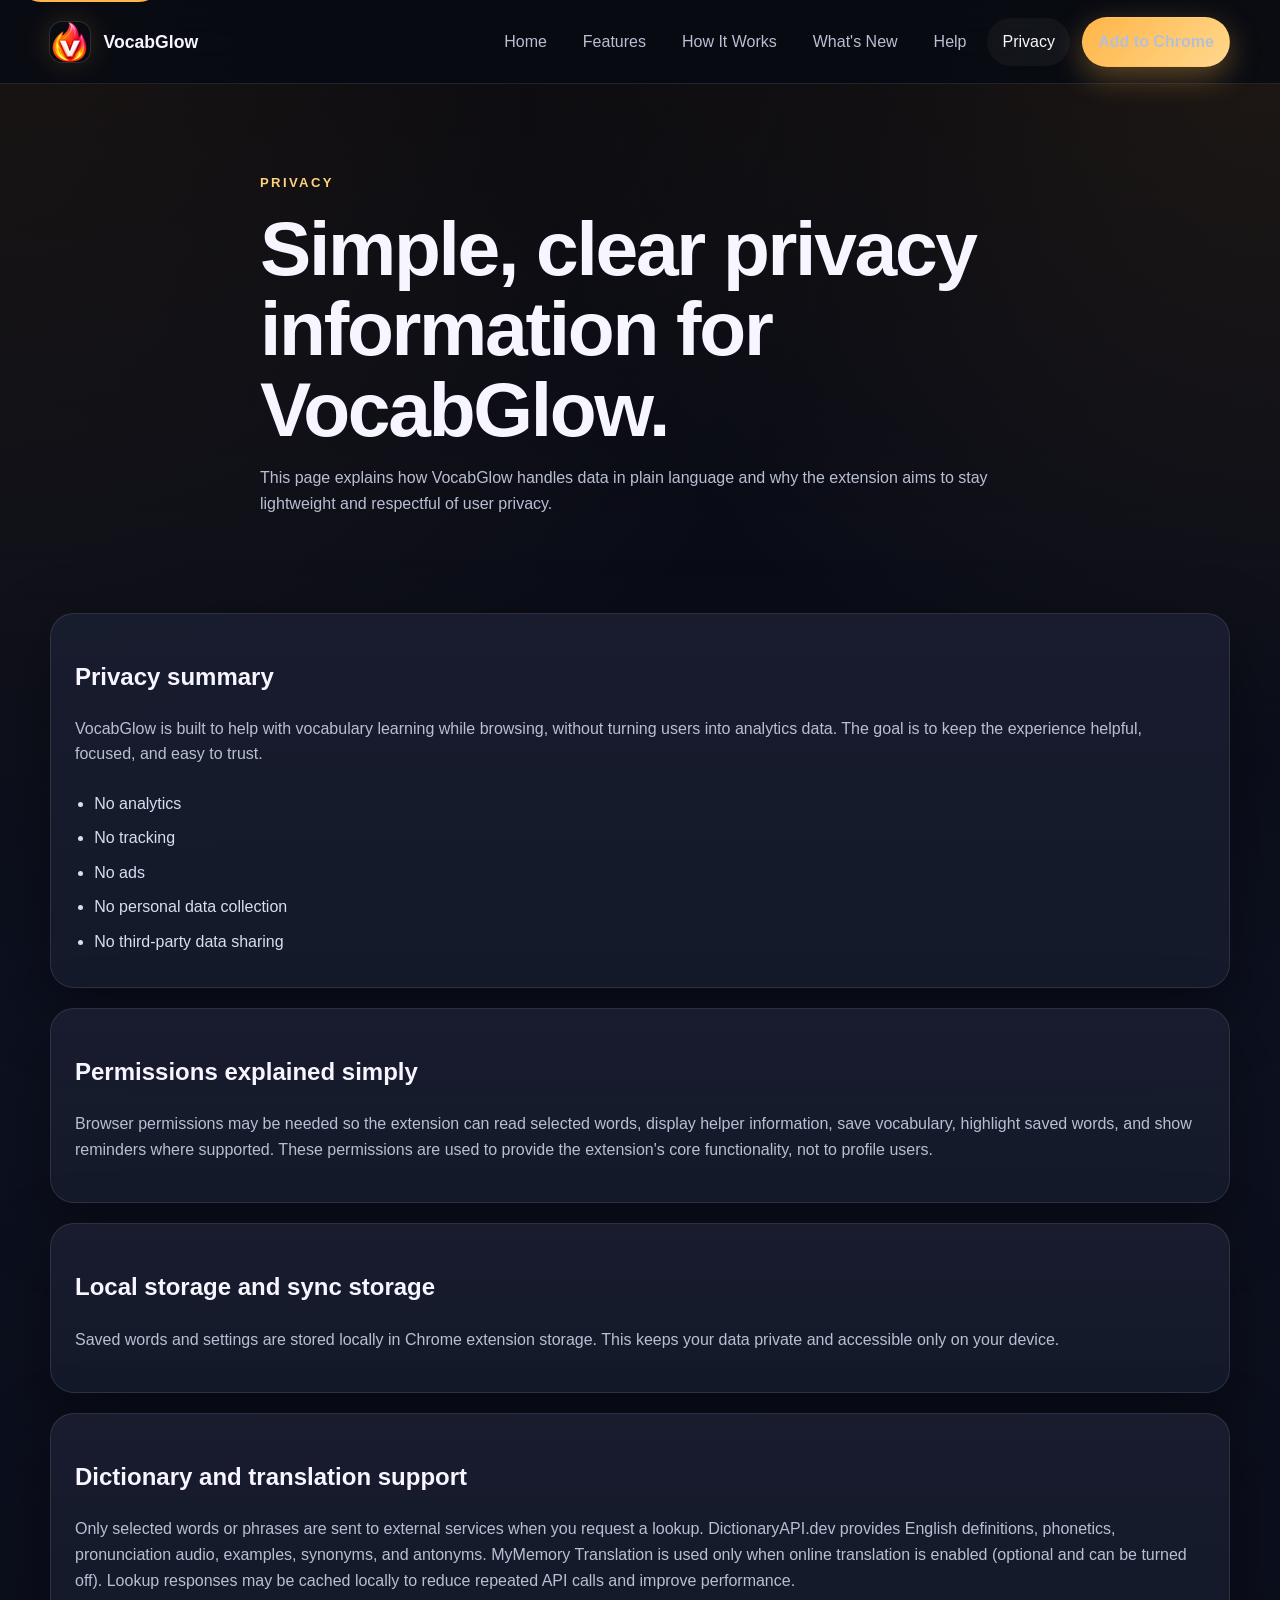
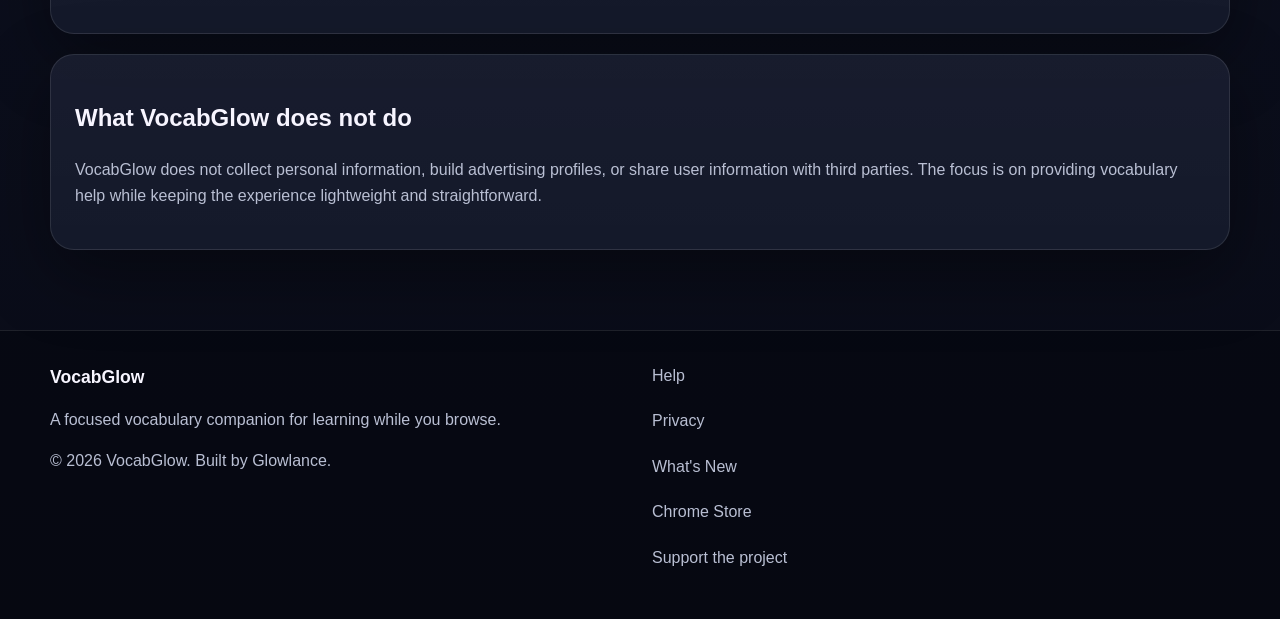
<file: privacy.html>
<!DOCTYPE html>
<html lang="en">
<head>
  <meta charset="UTF-8">
  <meta name="viewport" content="width=device-width, initial-scale=1.0">
  <title>VocabGlow Privacy Policy | Data Handling and Trust</title>
  <meta name="description" content="VocabGlow privacy explained: no analytics, no tracking, local storage, optional translation via MyMemory, dictionary lookups via DictionaryAPI.dev.">
  <link rel="canonical" href="https://glowlance.online/privacy.html">
  <meta property="og:type" content="website">
  <meta property="og:title" content="VocabGlow Privacy Policy | Data Handling and Trust">
  <meta property="og:description" content="VocabGlow privacy explained: no analytics, no tracking, local storage, optional translation via MyMemory, dictionary lookups via DictionaryAPI.dev.">
  <meta property="og:url" content="https://glowlance.online/privacy.html">
  <!-- TODO: Add assets/images/og-vocabglow-preview.png so social previews use the intended Open Graph image. -->
  <meta property="og:image" content="https://glowlance.online/assets/images/og-vocabglow-preview.png">
  <meta name="twitter:card" content="summary_large_image">
  <meta name="twitter:title" content="VocabGlow Privacy Policy | Data Handling and Trust">
  <meta name="twitter:description" content="VocabGlow privacy explained: no analytics, no tracking, local storage, optional translation via MyMemory, dictionary lookups via DictionaryAPI.dev.">
  <meta name="twitter:image" content="https://glowlance.online/assets/images/og-vocabglow-preview.png">
  <link rel="icon" type="image/png" href="assets/images/vocabglow-icon.png">
  <link rel="stylesheet" href="assets/css/styles.css">
</head>
<body data-page="privacy">
  <div data-include="partials/header.html"></div>

  <main id="main-content">
    <!--
      Section Name: Privacy Hero
      Purpose: Introduces the privacy page and frames the content as a clear plain-language explanation.
      Content Belongs Here: Page eyebrow, privacy headline, and a short summary of the privacy approach.
      Update When: The privacy positioning changes or this page needs a clearer intro.
    -->
    <section class="page-hero">
      <div class="container narrow-copy">
        <p class="eyebrow">Privacy</p>
        <h1>Simple, clear privacy information for VocabGlow.</h1>
        <p class="lead">This page explains how VocabGlow handles data in plain language and why the extension aims to stay lightweight and respectful of user privacy.</p>
      </div>
    </section>

    <!--
      Section Name: Privacy Policy Blocks
      Purpose: Breaks the privacy explanation into readable topics so visitors can quickly scan what matters.
      Content Belongs Here: Summary statements about analytics, permissions, storage, translation support, and what the product does not do.
      Update When: Data handling changes, permissions change, or privacy wording needs legal or product review.
    -->
    <section class="section">
      <div class="container policy-stack">
        <article class="panel text-panel">
          <h2>Privacy summary</h2>
          <p>VocabGlow is built to help with vocabulary learning while browsing, without turning users into analytics data. The goal is to keep the experience helpful, focused, and easy to trust.</p>
          <ul class="check-list">
            <li>No analytics</li>
            <li>No tracking</li>
            <li>No ads</li>
            <li>No personal data collection</li>
            <li>No third-party data sharing</li>
          </ul>
        </article>
        <article class="panel text-panel">
          <h2>Permissions explained simply</h2>
          <p>Browser permissions may be needed so the extension can read selected words, display helper information, save vocabulary, highlight saved words, and show reminders where supported. These permissions are used to provide the extension's core functionality, not to profile users.</p>
        </article>
        <article class="panel text-panel">
          <h2>Local storage and sync storage</h2>
          <p>Saved words and settings are stored locally in Chrome extension storage. This keeps your data private and accessible only on your device.</p>
        </article>
        <article class="panel text-panel">
          <h2>Dictionary and translation support</h2>
          <p>Only selected words or phrases are sent to external services when you request a lookup. DictionaryAPI.dev provides English definitions, phonetics, pronunciation audio, examples, synonyms, and antonyms. MyMemory Translation is used only when online translation is enabled (optional and can be turned off). Lookup responses may be cached locally to reduce repeated API calls and improve performance.</p>
        </article>
        <article class="panel text-panel">
          <h2>What VocabGlow does not do</h2>
          <p>VocabGlow does not collect personal information, build advertising profiles, or share user information with third parties. The focus is on providing vocabulary help while keeping the experience lightweight and straightforward.</p>
        </article>
      </div>
    </section>
  </main>

  <div data-include="partials/footer.html"></div>
  <script src="assets/js/main.js"></script>
</body>
</html>
</file>
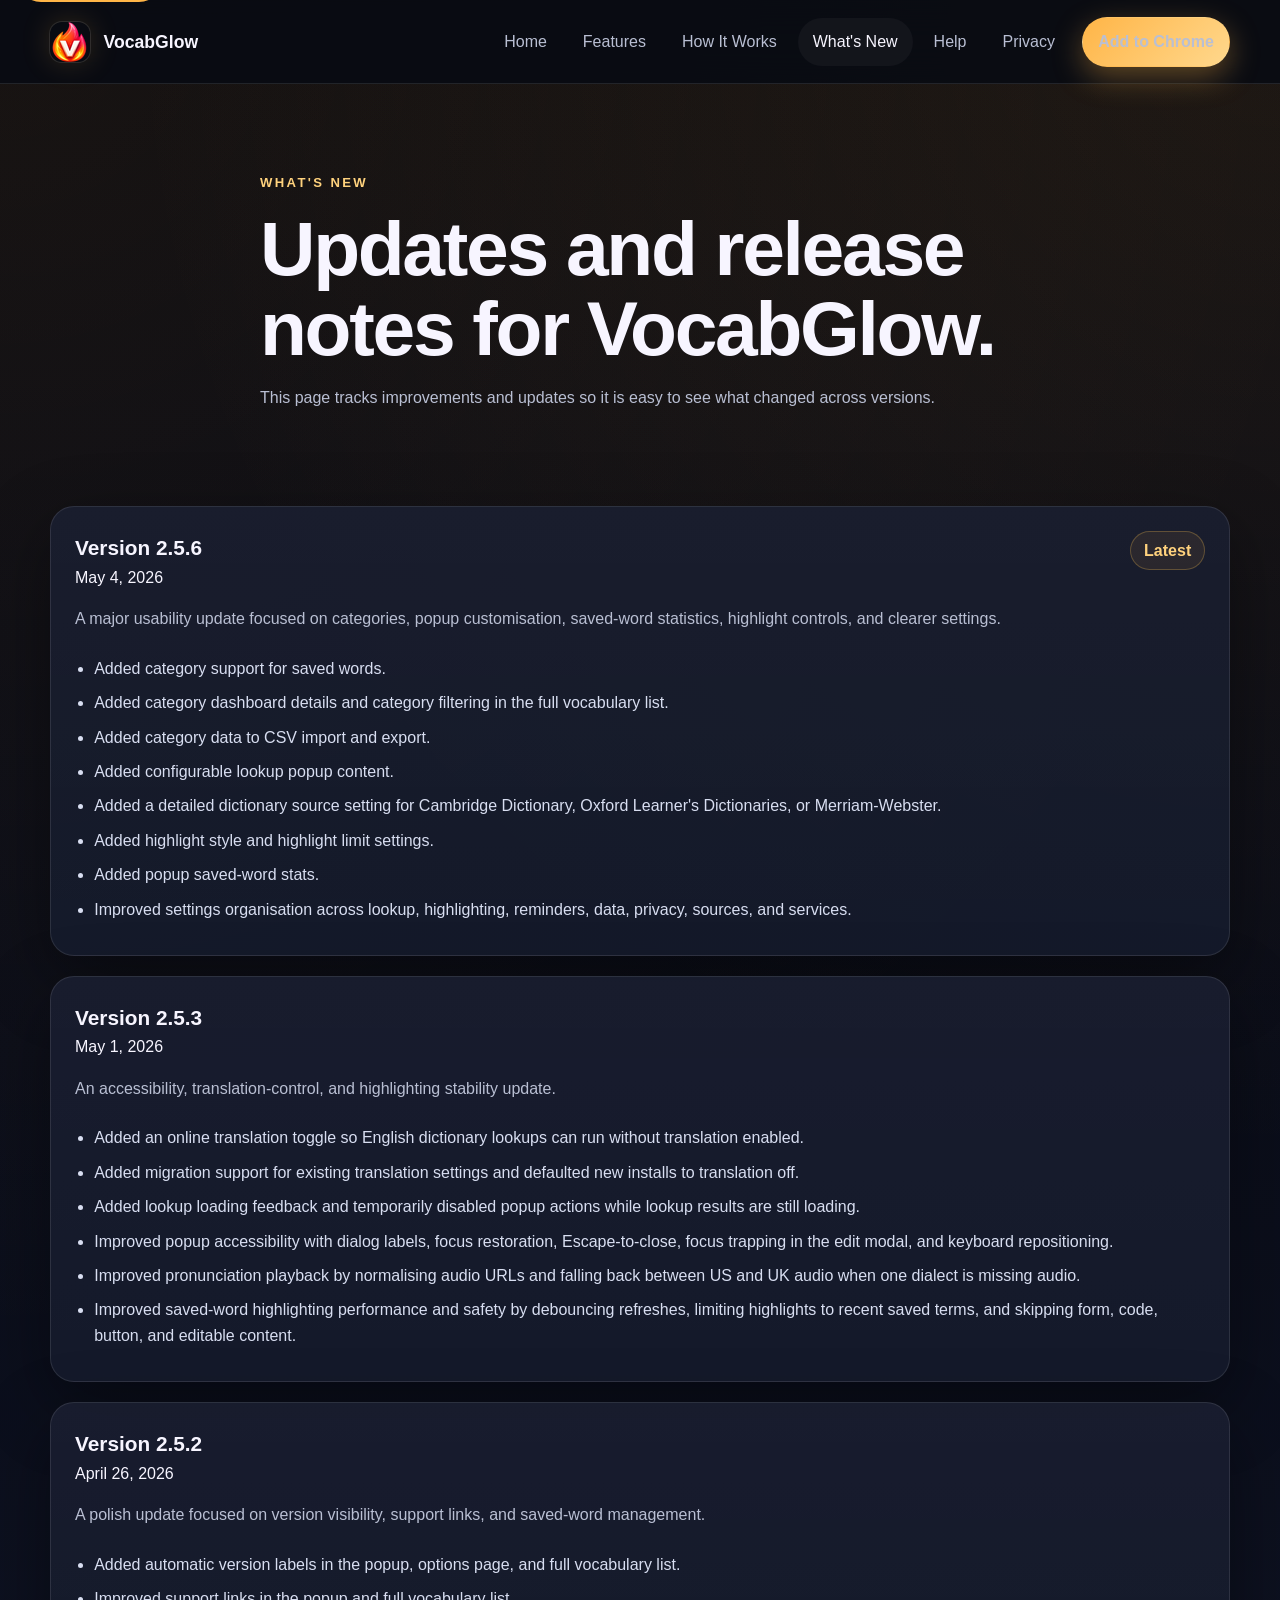
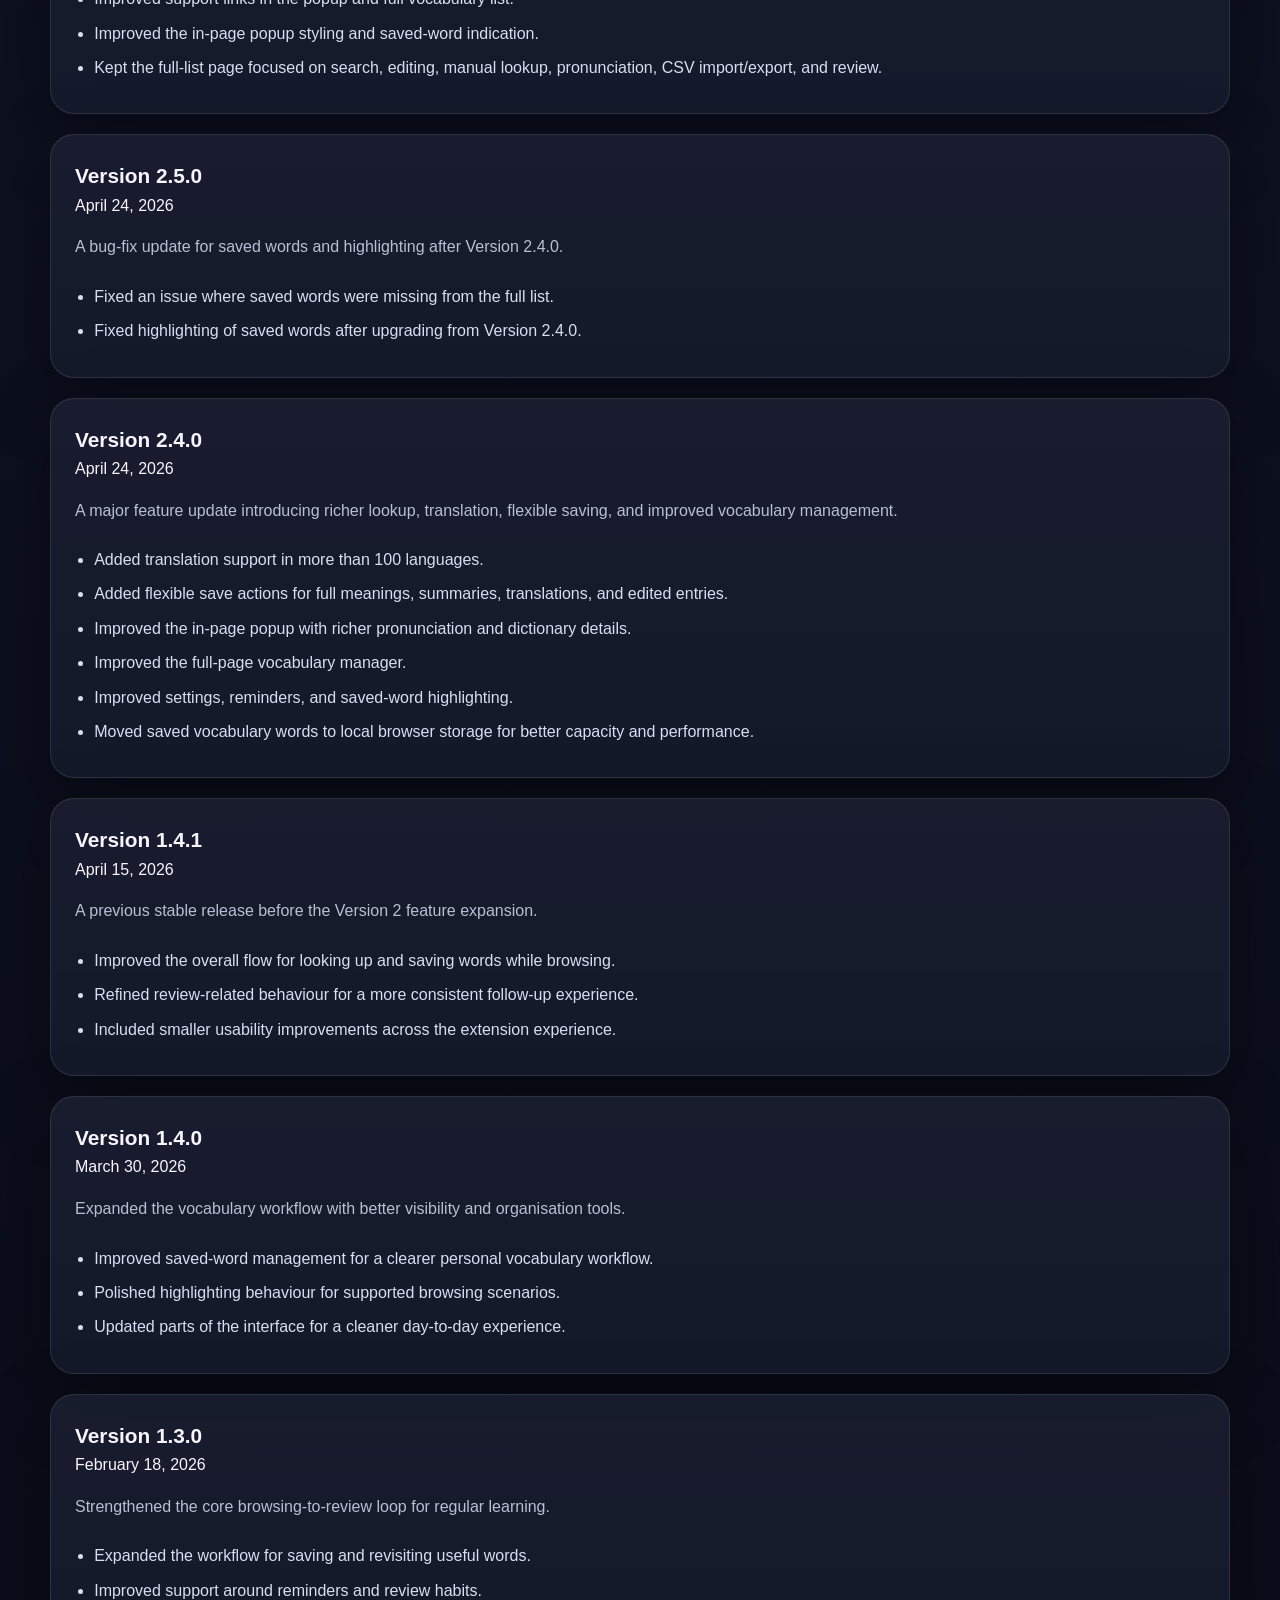
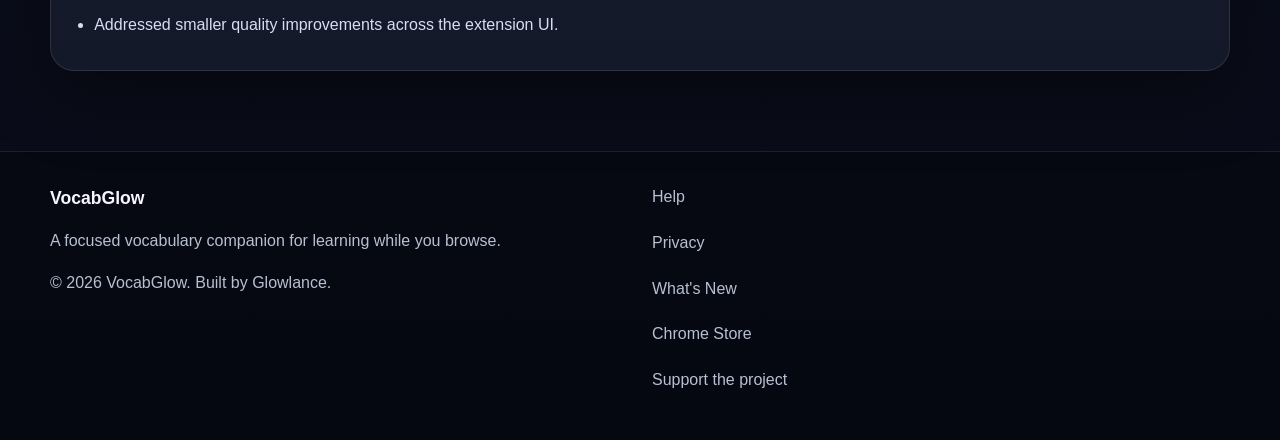
<file: whats-new.html>
<!DOCTYPE html>
<html lang="en">
<head>
  <meta charset="UTF-8">
  <meta name="viewport" content="width=device-width, initial-scale=1.0">
  <title>VocabGlow What's New | Latest Updates and Release Notes</title>
  <meta name="description" content="Stay updated with VocabGlow's latest features: categories, CSV import/export, dictionary sources, highlighting options, and more in version 2.5.6.">
  <link rel="canonical" href="https://glowlance.online/whats-new.html">
  <meta property="og:type" content="website">
  <meta property="og:title" content="VocabGlow What's New | Latest Updates and Release Notes">
  <meta property="og:description" content="Stay updated with VocabGlow's latest features: categories, CSV import/export, dictionary sources, highlighting options, and more in version 2.5.6.">
  <meta property="og:url" content="https://glowlance.online/whats-new.html">
  <!-- TODO: Add assets/images/og-vocabglow-preview.png so social previews use the intended Open Graph image. -->
  <meta property="og:image" content="https://glowlance.online/assets/images/og-vocabglow-preview.png">
  <meta name="twitter:card" content="summary_large_image">
  <meta name="twitter:title" content="VocabGlow What's New | Latest Updates and Release Notes">
  <meta name="twitter:description" content="Stay updated with VocabGlow's latest features: categories, CSV import/export, dictionary sources, highlighting options, and more in version 2.5.6.">
  <meta name="twitter:image" content="https://glowlance.online/assets/images/og-vocabglow-preview.png">
  <link rel="icon" type="image/png" href="assets/images/vocabglow-icon.png">
  <link rel="stylesheet" href="assets/css/styles.css">
</head>
<body data-page="whats-new">
  <div data-include="partials/header.html"></div>

  <main id="main-content">
    <!--
      Section Name: What's New Hero
      Purpose: Introduces the release notes page and explains that this is the running update log.
      Content Belongs Here: Eyebrow, heading, and a short explanation of the release history.
      Update When: The intro text should better reflect the release process or the purpose of this page changes.
    -->
    <section class="page-hero">
      <div class="container narrow-copy">
        <p class="eyebrow">What's New</p>
        <h1>Updates and release notes for VocabGlow.</h1>
        <p class="lead">This page tracks improvements and updates so it is easy to see what changed across versions.</p>
      </div>
    </section>

    <!--
      Section Name: Release History
      Purpose: Lists VocabGlow releases in reverse chronological order so visitors can quickly see the newest updates first.
      Content Belongs Here: Release cards with version number, date, short highlight line, and bullet list of changes.
      Update When: A new extension version is released or older entries need wording corrections.
    -->
    <section class="section">
      <div class="container release-stack">
        <!--
          Release History Update Instructions:
          1. Copy one complete release card between the "Release Entries Start" and "Release Entries End" markers.
          2. Paste the copied card at the top of the list so the newest release stays first.
          3. Update the version number, release date, highlight sentence, and bullet list.
          4. Keep only the newest release marked with the "Latest" badge.
        -->
        <!-- Release Entries Start: Keep newest release first. Copy an existing release-card, paste it at the top, then update version, date, highlight text, and bullets. -->
        <article class="release-card card">
          <div class="release-header">
            <div>
              <p class="release-version">Version 2.5.6</p>
              <p class="release-date">May 4, 2026</p>
            </div>
            <span class="release-badge">Latest</span>
          </div>
          <p class="release-highlight">A major usability update focused on categories, popup customisation, saved-word statistics, highlight controls, and clearer settings.</p>
          <ul class="release-list">
            <li>Added category support for saved words.</li>
            <li>Added category dashboard details and category filtering in the full vocabulary list.</li>
            <li>Added category data to CSV import and export.</li>
            <li>Added configurable lookup popup content.</li>
            <li>Added a detailed dictionary source setting for Cambridge Dictionary, Oxford Learner's Dictionaries, or Merriam-Webster.</li>
            <li>Added highlight style and highlight limit settings.</li>
            <li>Added popup saved-word stats.</li>
            <li>Improved settings organisation across lookup, highlighting, reminders, data, privacy, sources, and services.</li>
          </ul>
        </article>
        <article class="release-card card">
          <div class="release-header">
            <div>
              <p class="release-version">Version 2.5.3</p>
              <p class="release-date">May 1, 2026</p>
            </div>
          </div>
          <p class="release-highlight">An accessibility, translation-control, and highlighting stability update.</p>
          <ul class="release-list">
            <li>Added an online translation toggle so English dictionary lookups can run without translation enabled.</li>
            <li>Added migration support for existing translation settings and defaulted new installs to translation off.</li>
            <li>Added lookup loading feedback and temporarily disabled popup actions while lookup results are still loading.</li>
            <li>Improved popup accessibility with dialog labels, focus restoration, Escape-to-close, focus trapping in the edit modal, and keyboard repositioning.</li>
            <li>Improved pronunciation playback by normalising audio URLs and falling back between US and UK audio when one dialect is missing audio.</li>
            <li>Improved saved-word highlighting performance and safety by debouncing refreshes, limiting highlights to recent saved terms, and skipping form, code, button, and editable content.</li>
          </ul>
        </article>
        <article class="release-card card">
          <div class="release-header">
            <div>
              <p class="release-version">Version 2.5.2</p>
              <p class="release-date">April 26, 2026</p>
            </div>
          </div>
          <p class="release-highlight">A polish update focused on version visibility, support links, and saved-word management.</p>
          <ul class="release-list">
            <li>Added automatic version labels in the popup, options page, and full vocabulary list.</li>
            <li>Improved support links in the popup and full vocabulary list.</li>
            <li>Improved the in-page popup styling and saved-word indication.</li>
            <li>Kept the full-list page focused on search, editing, manual lookup, pronunciation, CSV import/export, and review.</li>
          </ul>
        </article>
        <article class="release-card card">
          <div class="release-header">
            <div>
              <p class="release-version">Version 2.5.0</p>
              <p class="release-date">April 24, 2026</p>
            </div>
          </div>
          <p class="release-highlight">A bug-fix update for saved words and highlighting after Version 2.4.0.</p>
          <ul class="release-list">
            <li>Fixed an issue where saved words were missing from the full list.</li>
            <li>Fixed highlighting of saved words after upgrading from Version 2.4.0.</li>
          </ul>
        </article>
        <article class="release-card card">
          <div class="release-header">
            <div>
              <p class="release-version">Version 2.4.0</p>
              <p class="release-date">April 24, 2026</p>
            </div>
          </div>
          <p class="release-highlight">A major feature update introducing richer lookup, translation, flexible saving, and improved vocabulary management.</p>
          <ul class="release-list">
            <li>Added translation support in more than 100 languages.</li>
            <li>Added flexible save actions for full meanings, summaries, translations, and edited entries.</li>
            <li>Improved the in-page popup with richer pronunciation and dictionary details.</li>
            <li>Improved the full-page vocabulary manager.</li>
            <li>Improved settings, reminders, and saved-word highlighting.</li>
            <li>Moved saved vocabulary words to local browser storage for better capacity and performance.</li>
          </ul>
        </article>
        <article class="release-card card">
          <div class="release-header">
            <div>
              <p class="release-version">Version 1.4.1</p>
              <p class="release-date">April 15, 2026</p>
            </div>
          </div>
          <p class="release-highlight">A previous stable release before the Version 2 feature expansion.</p>
          <ul class="release-list">
            <li>Improved the overall flow for looking up and saving words while browsing.</li>
            <li>Refined review-related behaviour for a more consistent follow-up experience.</li>
            <li>Included smaller usability improvements across the extension experience.</li>
          </ul>
        </article>
        <article class="release-card card">
          <div class="release-header">
            <div>
              <p class="release-version">Version 1.4.0</p>
              <p class="release-date">March 30, 2026</p>
            </div>
          </div>
          <p class="release-highlight">Expanded the vocabulary workflow with better visibility and organisation tools.</p>
          <ul class="release-list">
            <li>Improved saved-word management for a clearer personal vocabulary workflow.</li>
            <li>Polished highlighting behaviour for supported browsing scenarios.</li>
            <li>Updated parts of the interface for a cleaner day-to-day experience.</li>
          </ul>
        </article>
        <article class="release-card card">
          <div class="release-header">
            <div>
              <p class="release-version">Version 1.3.0</p>
              <p class="release-date">February 18, 2026</p>
            </div>
          </div>
          <p class="release-highlight">Strengthened the core browsing-to-review loop for regular learning.</p>
          <ul class="release-list">
            <li>Expanded the workflow for saving and revisiting useful words.</li>
            <li>Improved support around reminders and review habits.</li>
            <li>Addressed smaller quality improvements across the extension UI.</li>
          </ul>
        </article>
        <!-- Release Entries End -->
      </div>
    </section>
  </main>

  <div data-include="partials/footer.html"></div>
  <script src="assets/js/main.js"></script>
</body>
</html>
</file>
<file: assets/css/styles.css>
:root {
  /* Color system: update these values first when adjusting the overall look and feel. */
  --color-background: #090b17;
  --color-background-top: #05060d;
  --color-background-mid: #0d1120;
  --color-background-elevated: #12172a;
  --color-panel: rgba(18, 23, 42, 0.88);
  --color-text: #f7f5ff;
  --color-text-muted: #b9bfd3;
  --color-text-muted-strong: #d8def1;
  --color-line: rgba(255, 255, 255, 0.1);
  --color-line-strong: rgba(255, 196, 84, 0.26);
  --color-accent: #ffb547;
  --color-accent-strong: #ffd27d;
  --color-accent-glow: rgba(255, 181, 71, 0.35);
  --color-accent-dark: #10131d;

  /* Typography: change font families and main type sizing here for the whole site. */
  --font-body: Arial, Helvetica, sans-serif;
  --font-size-base: 16px;
  --font-size-eyebrow: 0.82rem;
  --font-size-brand: 1.1rem;
  --font-size-footer-title: 1.1rem;
  --font-line-height-body: 1.6;
  --font-letter-spacing-tight: -0.03em;
  --font-letter-spacing-wide: 0.18em;

  /* Spacing scale: reuse these values instead of adding one-off spacing numbers later. */
  --space-2xs: 0.35rem;
  --space-xs: 0.55rem;
  --space-sm: 0.85rem;
  --space-md: 1rem;
  --space-lg: 1.25rem;
  --space-xl: 1.5rem;
  --space-2xl: 1.75rem;
  --space-3xl: 2rem;
  --space-4xl: 3rem;
  --space-5xl: 5rem;
  --space-6xl: 5.5rem;

  /* Sizing and layout: update these when changing page width or shared component proportions. */
  --container-width: 1180px;
  --narrow-width: 760px;
  --nav-height: 5.2rem;
  --button-height: 3rem;
  --badge-height: 2rem;
  --step-size: 2.2rem;

  /* Border radius: keep curves consistent by reusing these variables across components. */
  --radius-pill: 999px;
  --radius-card: 24px;
  --radius-inner: 16px;
  --radius-brand: 12px;
  --radius-toggle: 14px;

  /* Shadows: centralize glow and panel depth here instead of per-component custom values. */
  --shadow-panel: 0 24px 70px rgba(0, 0, 0, 0.38);
  --shadow-button: 0 10px 30px var(--color-accent-glow);
  --shadow-step: 0 8px 24px rgba(255, 181, 71, 0.35);
  --shadow-brand: 0 0 0 1px var(--color-line), 0 0 30px rgba(255, 181, 71, 0.18);
}

*,
*::before,
*::after {
  box-sizing: border-box;
}

html {
  scroll-behavior: smooth;
}

body {
  margin: 0;
  min-width: 320px;
  font-family: var(--font-body);
  font-size: var(--font-size-base);
  line-height: var(--font-line-height-body);
  color: var(--color-text);
  background:
    radial-gradient(circle at top right, rgba(255, 181, 71, 0.1), transparent 30%),
    radial-gradient(circle at top left, rgba(255, 181, 71, 0.08), transparent 35%),
    linear-gradient(180deg, var(--color-background-top) 0%, var(--color-background-mid) 46%, var(--color-background) 100%);
}

img {
  display: block;
  max-width: 100%;
  height: auto;
}

a {
  color: inherit;
  text-decoration: none;
}

button {
  font: inherit;
}

:focus-visible {
  outline: 3px solid var(--color-accent);
  outline-offset: 3px;
}

.sr-only {
  position: absolute;
  width: 1px;
  height: 1px;
  padding: 0;
  margin: -1px;
  overflow: hidden;
  clip: rect(0, 0, 0, 0);
  white-space: nowrap;
  border: 0;
}

.skip-link {
  position: absolute;
  left: var(--space-md);
  top: -3rem;
  z-index: 100;
  padding: 0.75rem var(--space-md);
  border-radius: var(--radius-pill);
  background: var(--color-accent);
  color: var(--color-accent-dark);
  font-weight: 700;
}

.skip-link:focus {
  top: var(--space-md);
}

.container {
  width: min(var(--container-width), calc(100% - 2rem));
  margin: 0 auto;
}

.narrow-copy {
  max-width: var(--narrow-width);
}

.site-header {
  position: sticky;
  top: 0;
  z-index: 30;
  backdrop-filter: blur(18px);
  background: rgba(7, 10, 19, 0.82);
  border-bottom: 1px solid var(--color-line);
}

@media (max-width: 760px) {
  .site-header {
    backdrop-filter: blur(10px);
  }
}

.header-shell {
  display: flex;
  align-items: center;
  gap: var(--space-md);
  min-height: var(--nav-height);
}

.brand {
  display: inline-flex;
  align-items: center;
  gap: var(--space-sm);
  font-size: var(--font-size-brand);
  font-weight: 700;
}

.brand img {
  width: 40px;
  height: 40px;
  border-radius: var(--radius-brand);
  box-shadow: var(--shadow-brand);
}

.site-nav {
  display: flex;
  align-items: center;
  gap: var(--space-2xs);
  margin-left: auto;
}

.site-nav a {
  padding: 0.7rem 0.95rem;
  border-radius: var(--radius-pill);
  color: var(--color-text-muted);
}

.site-nav a:hover,
.site-nav a[aria-current="page"] {
  color: var(--color-text);
  background: rgba(255, 255, 255, 0.04);
}

.button {
  display: inline-flex;
  align-items: center;
  justify-content: center;
  min-height: var(--button-height);
  padding: 0.9rem 1.2rem;
  border: 1px solid transparent;
  border-radius: var(--radius-pill);
  font-weight: 700;
  text-align: center;
  transition: transform 0.2s ease, box-shadow 0.2s ease, background-color 0.2s ease;
}

.button:hover {
  transform: translateY(-1px);
}

.button-primary {
  color: #111;
  background: linear-gradient(135deg, var(--color-accent) 0%, #ffd88d 100%);
  box-shadow: var(--shadow-button);
}

.button-secondary {
  color: var(--color-text);
  border-color: var(--color-line);
  background: rgba(255, 255, 255, 0.03);
}

.button-nav {
  margin-left: 0.4rem;
}

.nav-toggle {
  display: none;
  margin-left: auto;
  width: 3rem;
  height: 3rem;
  padding: 0;
  border: 1px solid var(--color-line);
  border-radius: var(--radius-toggle);
  color: var(--color-text);
  background: rgba(255, 255, 255, 0.03);
}

.nav-toggle-bar {
  display: block;
  width: 1.25rem;
  height: 2px;
  margin: 0.18rem auto;
  background: currentColor;
}

.hero,
.page-hero {
  padding: var(--space-6xl) 0 var(--space-4xl);
}

.section {
  padding: var(--space-3xl) 0 var(--space-5xl);
}

.section-alt {
  background: linear-gradient(180deg, rgba(255, 255, 255, 0.02), rgba(255, 255, 255, 0));
}

.hero-grid,
.two-column,
.value-grid,
.help-grid,
.footer-grid {
  display: grid;
  gap: var(--space-xl);
}

.hero-grid {
  grid-template-columns: minmax(0, 1.1fr) minmax(320px, 0.9fr);
  align-items: center;
}

.hero-copy h1,
.page-hero h1 {
  margin: 0 0 var(--space-md);
  font-size: clamp(2.5rem, 6vw, 4.8rem);
  line-height: 1.05;
  letter-spacing: var(--font-letter-spacing-tight);
}

.eyebrow {
  margin: 0 0 0.9rem;
  color: var(--color-accent-strong);
  font-size: var(--font-size-eyebrow);
  font-weight: 700;
  letter-spacing: var(--font-letter-spacing-wide);
  text-transform: uppercase;
}

.lead,
.section-heading p,
.hero-copy p,
.text-panel p,
.feature-copy p,
.support-card p,
.release-highlight,
.release-list,
.footer-copy,
.flow-text p,
.image-caption,
.screenshot-frame figcaption {
  color: var(--color-text-muted);
}

.button-row {
  display: flex;
  flex-wrap: wrap;
  gap: 0.9rem;
  margin-top: 1.6rem;
}

.hero-points,
.check-list,
.release-list {
  margin: var(--space-xl) 0 0;
  padding-left: 1.2rem;
}

.hero-points li,
.check-list li,
.release-list li {
  margin-bottom: var(--space-xs);
  color: var(--color-text-muted-strong);
}

.card,
.panel,
.feature-card,
.step-card,
.support-card,
.release-card,
.cta-panel,
.screenshot-block,
.faq-item {
  border: 1px solid var(--color-line);
  background: linear-gradient(180deg, rgba(255, 255, 255, 0.03), rgba(255, 255, 255, 0.015)), var(--color-panel);
  box-shadow: var(--shadow-panel);
}

.card,
.panel,
.feature-card,
.step-card,
.support-card,
.release-card,
.cta-panel,
.screenshot-block {
  border-radius: var(--radius-card);
}

.card,
.panel,
.step-card,
.feature-card,
.support-card,
.release-card,
.cta-panel,
.screenshot-block {
  padding: var(--space-xl);
}

.section-shell {
  display: grid;
  gap: var(--space-xl);
}

.hero-media {
  overflow: hidden;
}

.hero-media img,
.screenshot-frame img,
.screenshot-block img {
  border-radius: calc(var(--radius-card) - 8px);
  background: linear-gradient(135deg, rgba(255, 181, 71, 0.08), rgba(255, 181, 71, 0.14));
}

.section-heading {
  max-width: var(--narrow-width);
  margin-bottom: var(--space-2xl);
}

.steps-grid,
.feature-grid,
.troubleshooting-grid,
.feature-sections,
.flow-stack,
.release-stack,
.policy-stack,
.support-list,
.faq-list,
.footer-links {
  display: grid;
  gap: var(--space-lg);
}

.steps-grid {
  grid-template-columns: repeat(4, minmax(0, 1fr));
}

.feature-grid {
  grid-template-columns: repeat(3, minmax(0, 1fr));
}

.help-grid {
  grid-template-columns: repeat(2, minmax(0, 1fr));
}

.troubleshooting-grid {
  grid-template-columns: repeat(4, minmax(0, 1fr));
}

.step-number {
  display: inline-flex;
  align-items: center;
  justify-content: center;
  width: var(--step-size);
  height: var(--step-size);
  margin-bottom: var(--space-md);
  border-radius: 50%;
  color: var(--color-accent-dark);
  background: linear-gradient(135deg, var(--color-accent), #ffe6a9);
  font-weight: 700;
  box-shadow: var(--shadow-step);
}

.value-grid,
.two-column,
.footer-grid {
  grid-template-columns: repeat(2, minmax(0, 1fr));
}

.feature-detail,
.flow-card {
  display: grid;
  grid-template-columns: minmax(0, 0.9fr) minmax(300px, 1fr);
  gap: var(--space-xl);
  align-items: center;
}

.screenshot-frame {
  margin: 0;
}

.screenshot-block {
  margin: 0;
}

.feature-detail:nth-child(even) .feature-copy,
.flow-card:nth-child(even) .flow-text {
  order: 2;
}

.feature-detail:nth-child(even) .screenshot-frame,
.flow-card:nth-child(even) .screenshot-frame {
  order: 1;
}

.release-header {
  display: flex;
  align-items: start;
  justify-content: space-between;
  gap: var(--space-md);
  margin-bottom: var(--space-md);
}

.release-version,
.release-date {
  margin: 0;
}

.release-version {
  font-size: 1.3rem;
  font-weight: 700;
}

.release-badge {
  display: inline-flex;
  align-items: center;
  min-height: var(--badge-height);
  padding: 0.35rem 0.8rem;
  border: 1px solid var(--color-line-strong);
  border-radius: var(--radius-pill);
  color: var(--color-accent-strong);
  background: rgba(255, 181, 71, 0.08);
  font-weight: 700;
}

.faq-item {
  border-radius: var(--radius-inner);
  overflow: hidden;
  background: rgba(255, 255, 255, 0.025);
}

.faq-item summary {
  cursor: pointer;
  list-style: none;
  padding: var(--space-md) 1.15rem;
  font-weight: 700;
}

.faq-item summary::-webkit-details-marker {
  display: none;
}

.faq-item p {
  margin: 0;
  padding: 0 1.15rem var(--space-md);
  color: var(--color-text-muted);
}

.inline-link {
  color: var(--color-accent-strong);
  text-decoration: underline;
  text-underline-offset: 0.18em;
}

.cta-panel {
  text-align: center;
}

.cta-panel p {
  max-width: 700px;
  margin-left: auto;
  margin-right: auto;
}

/* Reduced motion support */
@media (prefers-reduced-motion: reduce) {
  html {
    scroll-behavior: auto;
  }

  *,
  *::before,
  *::after {
    transition-duration: 0.01ms !important;
    animation-duration: 0.01ms !important;
    animation-iteration-count: 1 !important;
  }

  .button:hover {
    transform: none;
  }
}

.cta-panel .button-row {
  justify-content: center;
}

.site-footer {
  padding: var(--space-3xl) 0 var(--space-4xl);
  border-top: 1px solid var(--color-line);
  background: rgba(4, 6, 13, 0.55);
}

.footer-title {
  margin: 0 0 0.6rem;
  font-size: var(--font-size-footer-title);
}

.footer-links a {
  color: var(--color-text-muted);
}

.footer-links a:hover {
  color: var(--color-text);
}

@media (max-width: 980px) {
  .hero-grid,
  .feature-detail,
  .flow-card,
  .value-grid,
  .two-column,
  .footer-grid,
  .help-grid {
    grid-template-columns: 1fr;
  }

  .steps-grid,
  .feature-grid,
  .troubleshooting-grid {
    grid-template-columns: repeat(2, minmax(0, 1fr));
  }

  .feature-detail:nth-child(even) .feature-copy,
  .feature-detail:nth-child(even) .screenshot-frame,
  .flow-card:nth-child(even) .flow-text,
  .flow-card:nth-child(even) .screenshot-frame {
    order: initial;
  }
}

@media (max-width: 760px) {
  .header-shell {
    flex-wrap: wrap;
    padding: var(--space-sm) 0;
  }

  .nav-toggle {
    display: inline-block;
  }

  .site-nav {
    display: none;
    width: 100%;
    flex-direction: column;
    align-items: stretch;
    margin-left: 0;
    padding: 0.5rem 0 0.3rem;
  }

  .site-nav.is-open {
    display: flex;
  }

  .site-nav a,
  .button-nav {
    width: 100%;
    margin-left: 0;
  }

  .steps-grid,
  .feature-grid,
  .troubleshooting-grid {
    grid-template-columns: 1fr;
  }
}
</file>
